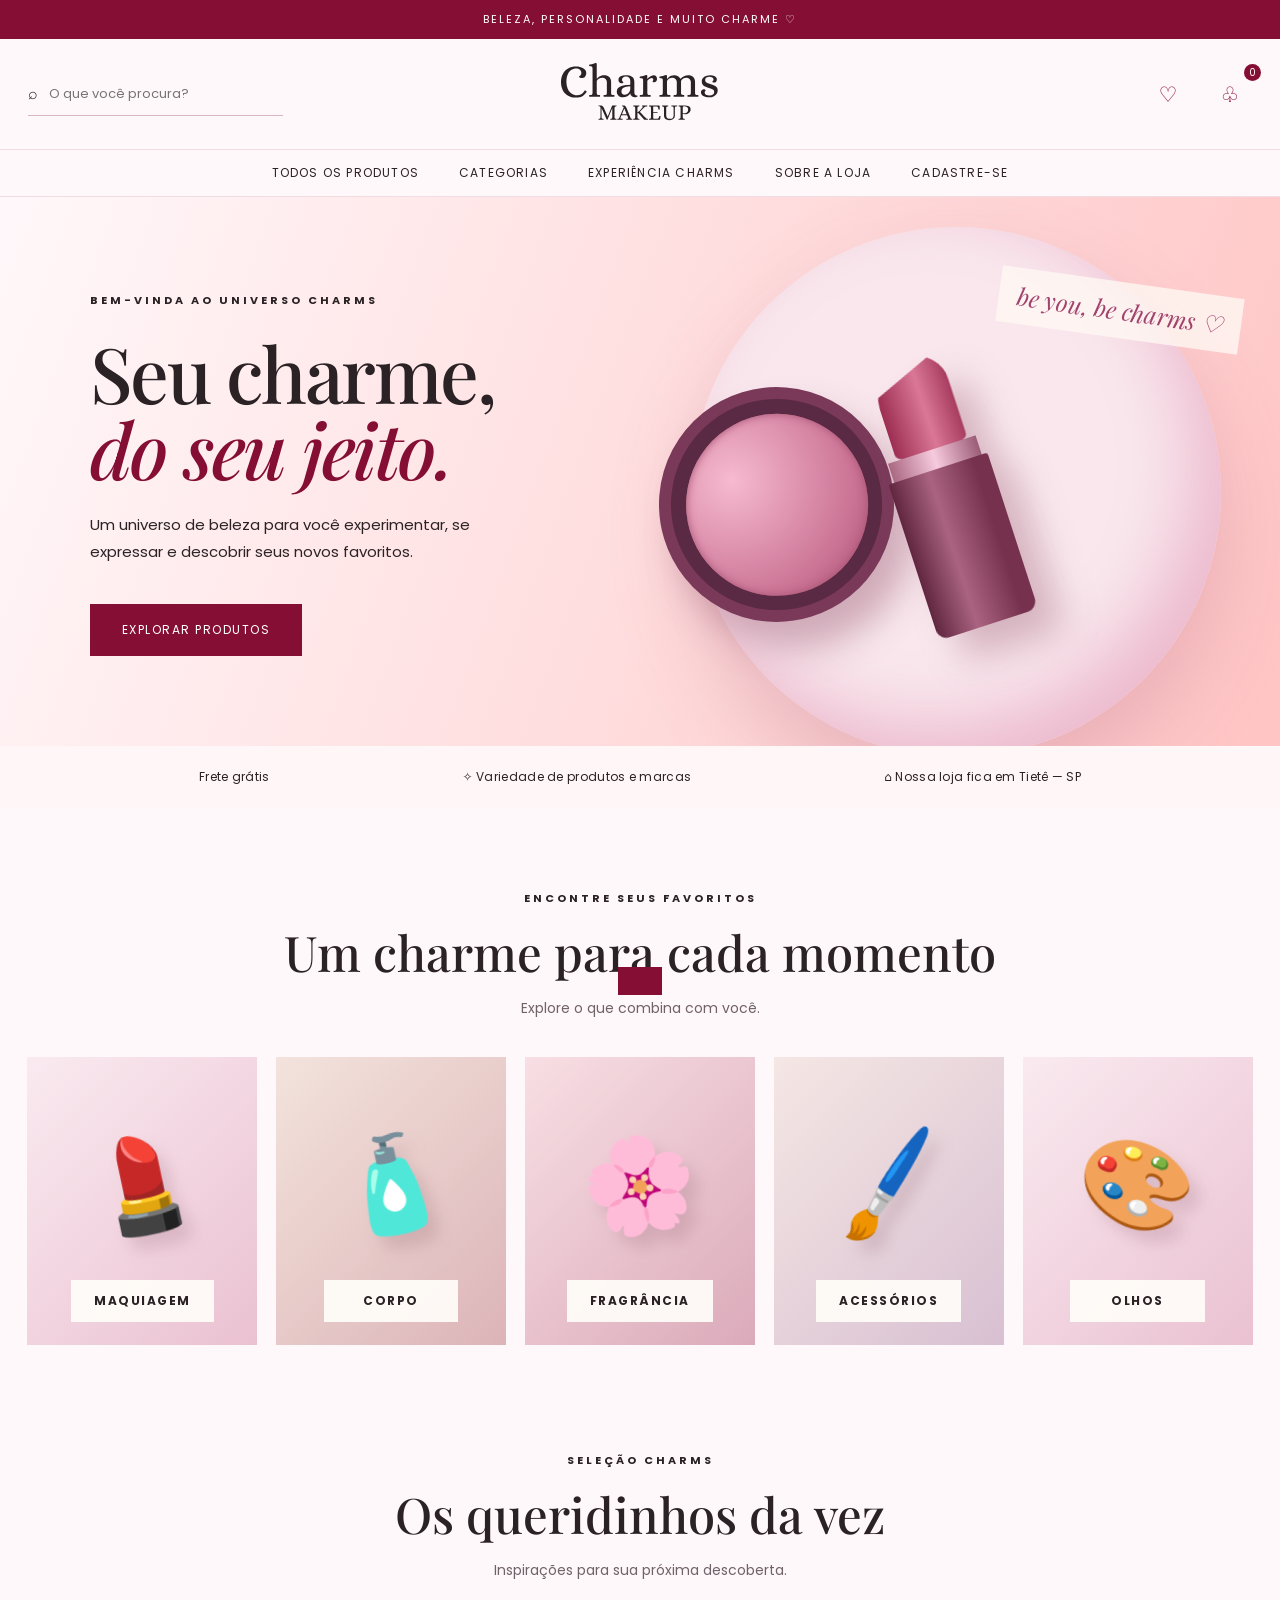
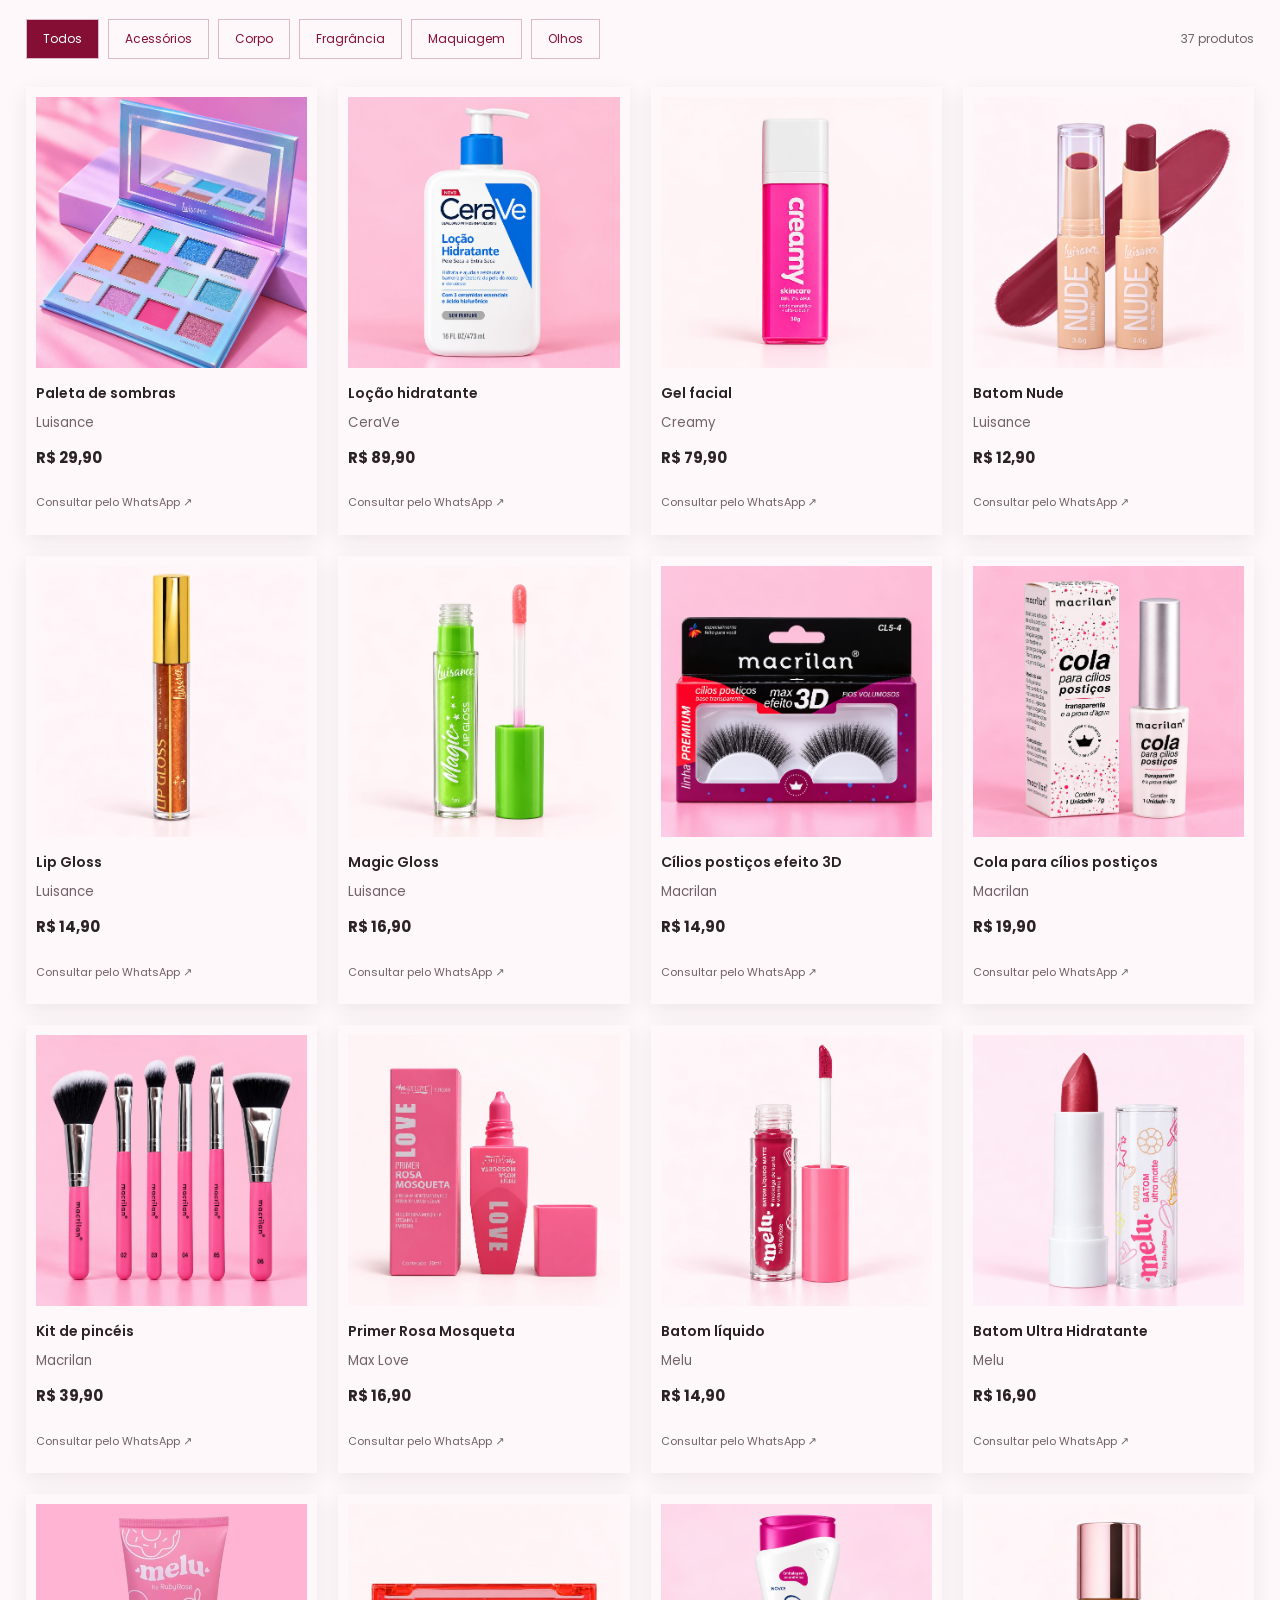
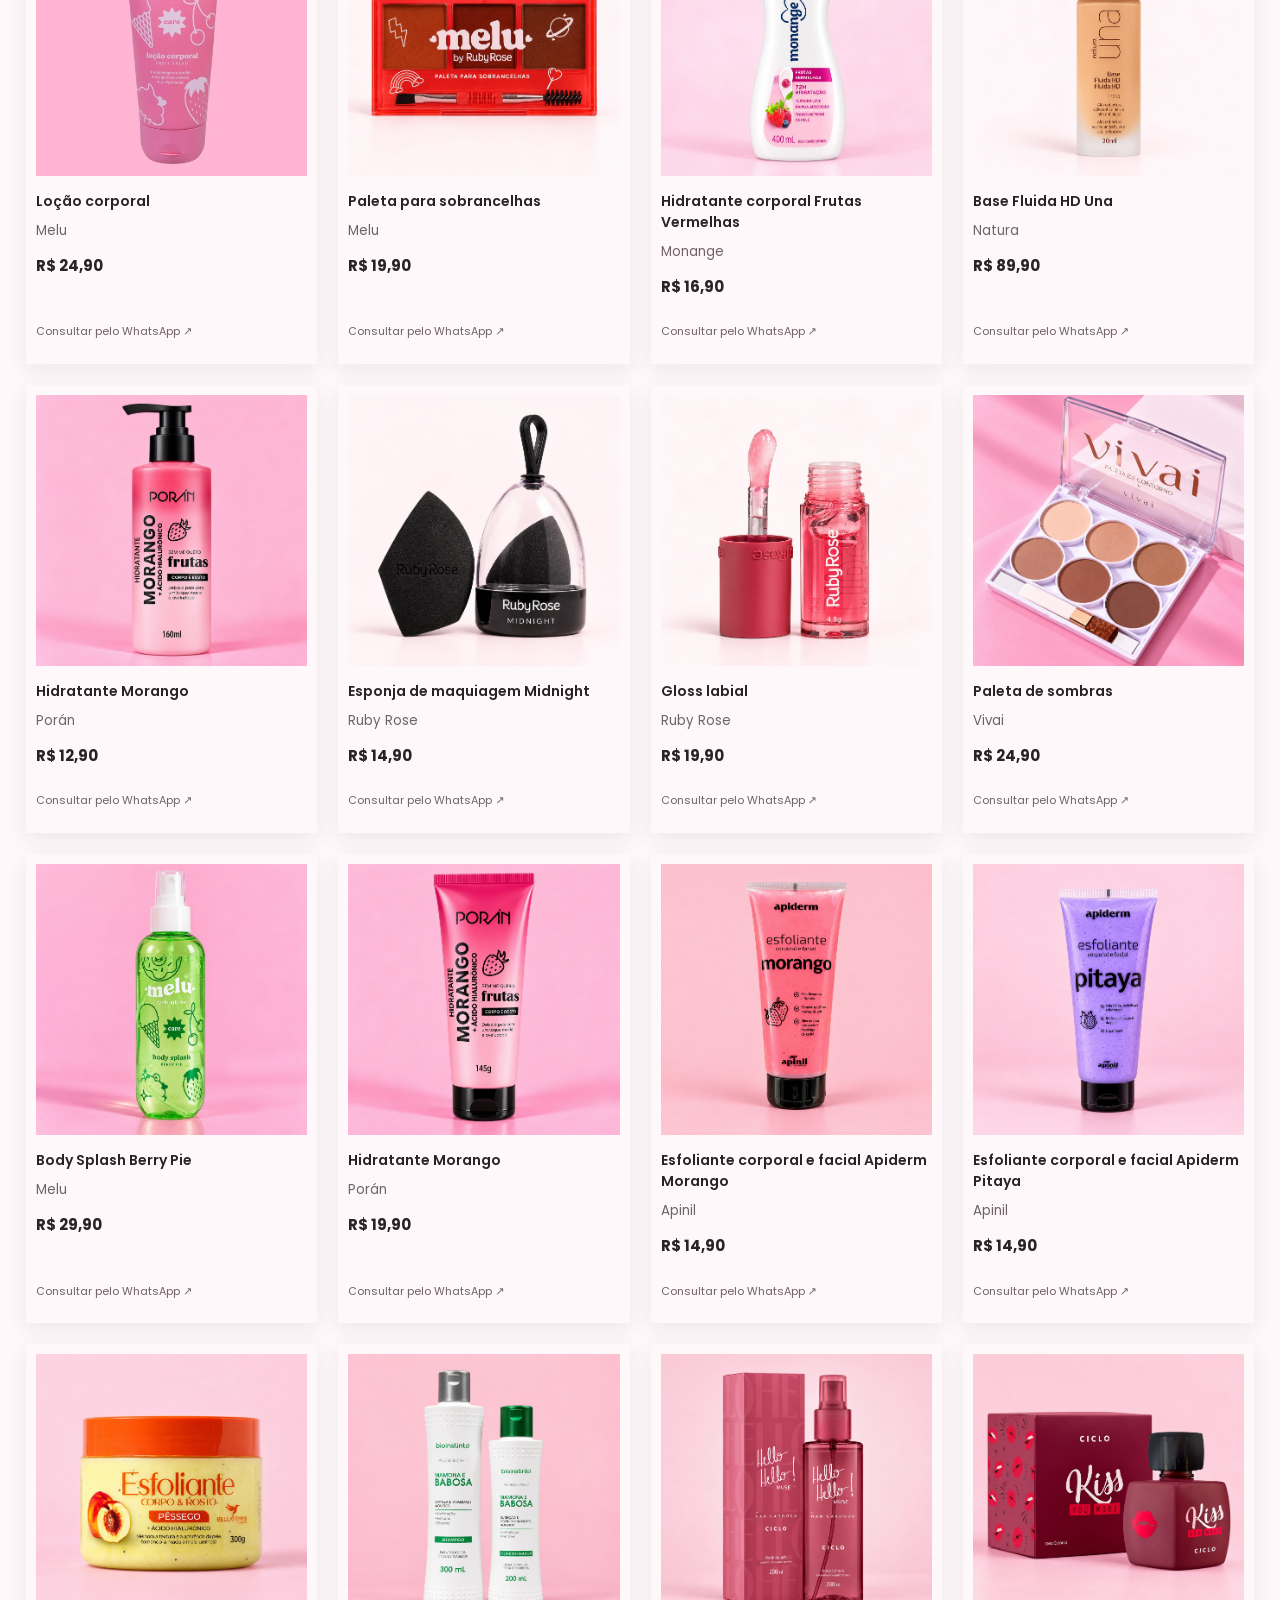
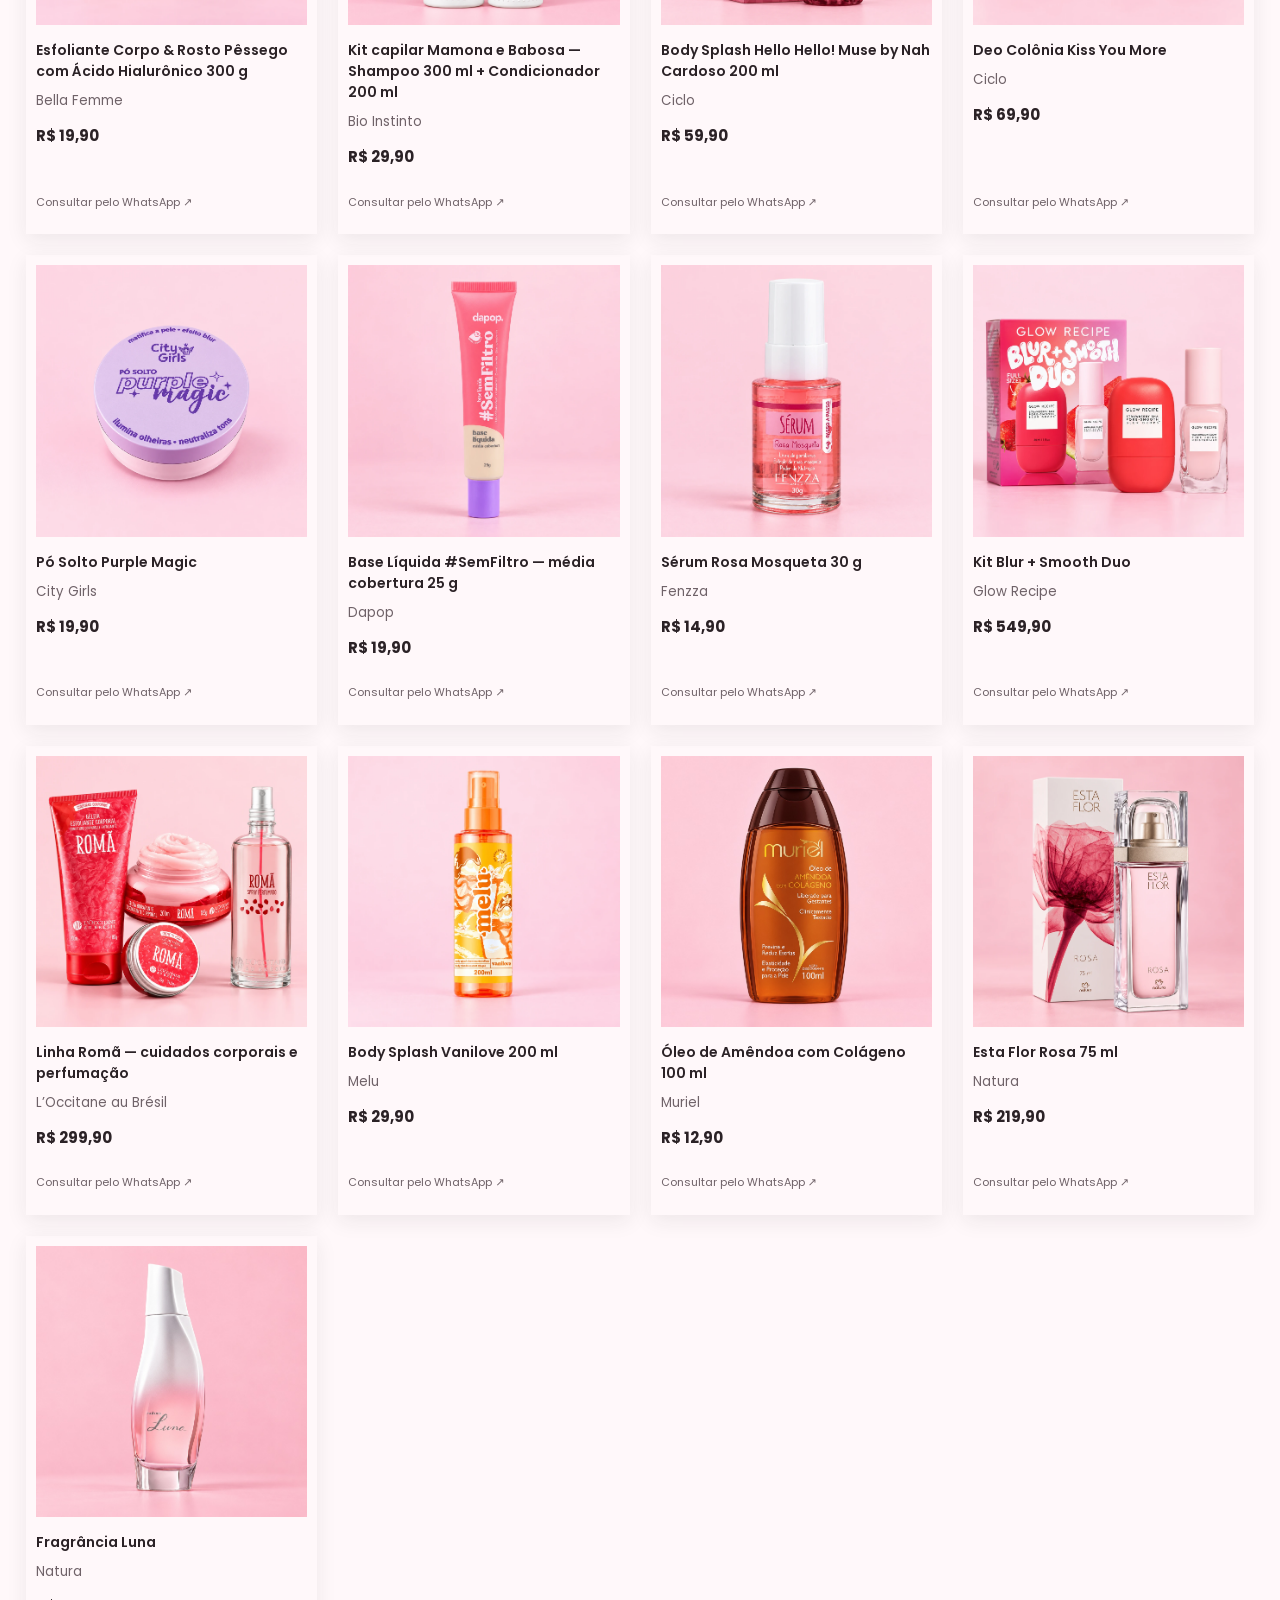
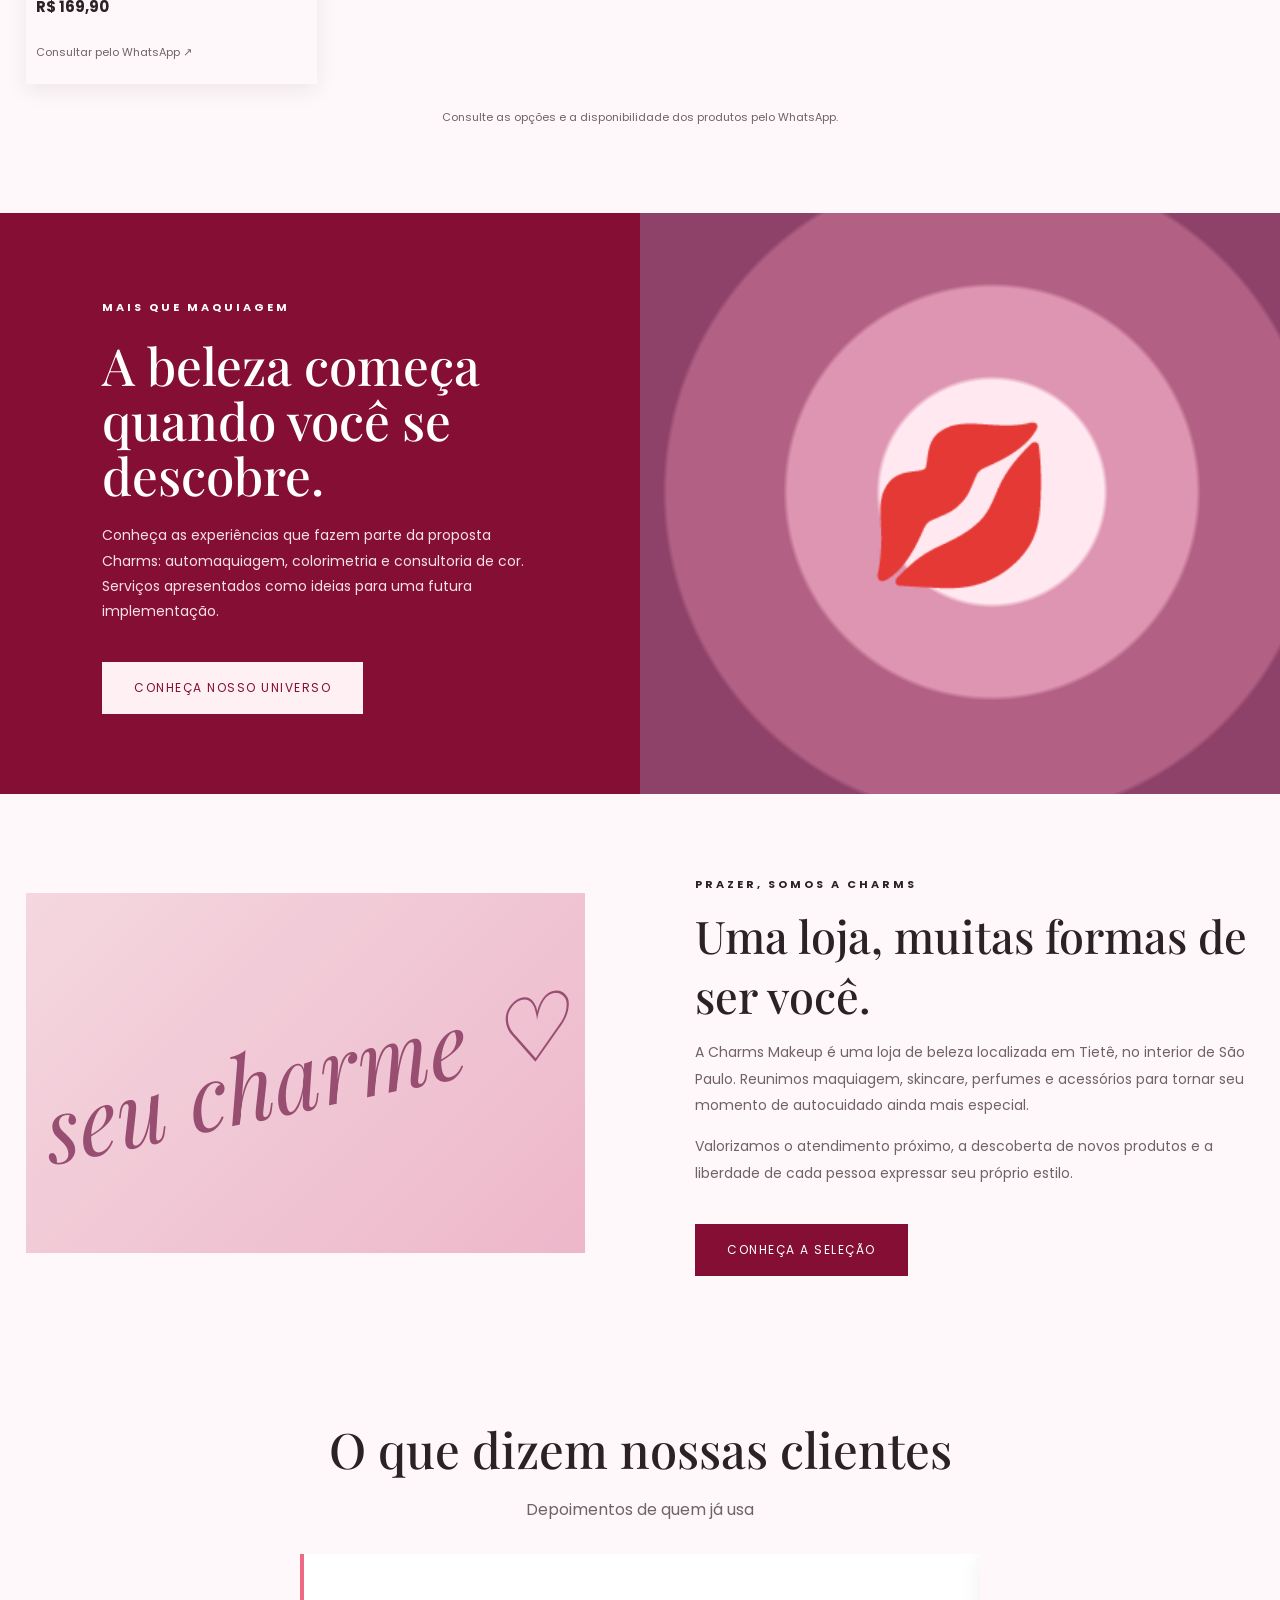
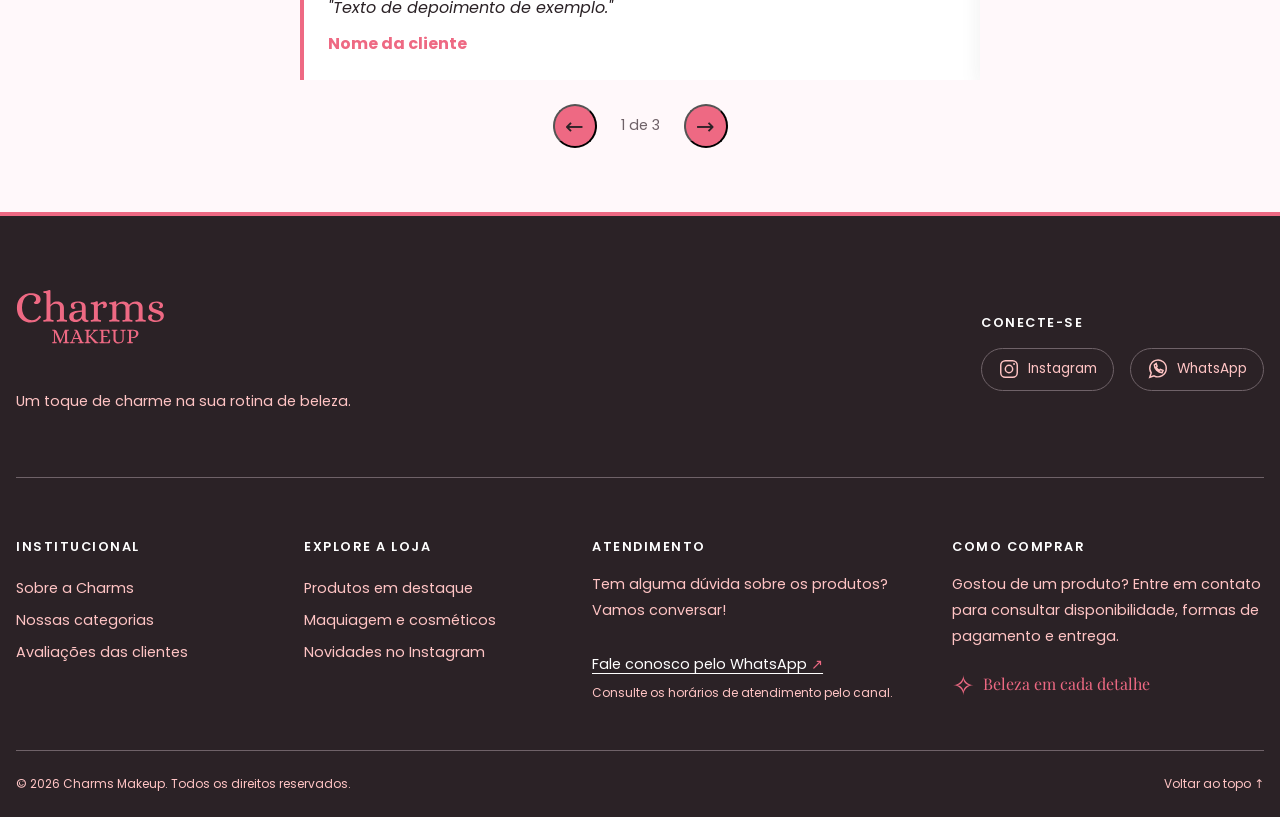
<file: index.html>
<!DOCTYPE html>
<html lang="pt-BR">

<head>
  <meta charset="UTF-8">
  <meta property="og:site_name" content="Charms Makeup">
  <meta name="viewport" content="width=device-width, initial-scale=1.0">
  <meta name="description" content="Loja de beleza em Tietê-SP: maquiagem, skincare, perfumes e acessórios. Conheça a Charms Makeup e encontre o produto ideal para você.">

  <title>Charms Makeup | Seu charme, do seu jeito</title>
  <link rel="preconnect" href="https://fonts.googleapis.com">
  <link rel="preconnect" href="https://fonts.gstatic.com" crossorigin>
  <link
    href="https://fonts.googleapis.com/css2?family=Poppins:wght@400;500;600;700&family=Playfair+Display:ital,wght@0,500;0,600;1,500&display=swap"
    rel="stylesheet">
  <link rel="stylesheet" href="css/variaveis.css">
  <link rel="stylesheet" href="css/inicio.css">
  <link rel="icon" href="img/icon.png" type="image/png">
  <!-- Google tag (gtag.js) -->
  <script async src="https://www.googletagmanager.com/gtag/js?id=G-0GPN36VDHM"></script>
  <script>
    window.dataLayer = window.dataLayer || [];
    function gtag() { dataLayer.push(arguments); }
    gtag('js', new Date());

    gtag('config', 'G-0GPN36VDHM');
  </script>
  <link rel="icon" href="img/icon.png">
  <link rel="stylesheet" href="css/marca.css">
  <script type="application/ld+json">
    {
      "@context": "https://schema.org",
      "@type": "WebSite",
      "name": "Charms Makeup",
      "alternateName": "Charms",
      "url": "https://miguelns19.github.io/Charms-Makeup/"
    }
  </script>
</head>

<body id="topo">
  <div class="announcement">BELEZA, PERSONALIDADE E MUITO CHARME ♡</div>
  <header class="top">
    <div class="search"><span>⌕</span><input id="search" placeholder="O que você procura?" aria-label="Buscar produtos">
    </div><a class="brand" href="#inicio"><img class="marca-logo" src="zreferencias/logos/logo-texto-escura.svg" alt="Charms Makeup" width="160" height="160"></a>
    <div class="head-actions"><button class="icon-btn"
        onclick="document.querySelector('#produtos').scrollIntoView({behavior:'smooth'})"
        aria-label="Ver produtos">♡</button><button class="icon-btn" onclick="toggleCart(true)"
        aria-label="Abrir sacola">♧<span class="counter" id="count">0</span></button></div>
  </header>
  <nav class="nav" aria-label="Navegação principal"><a href="#produtos" onclick="filterCategory('Todos')">Todos os
      produtos</a><a href="#categorias">Categorias</a><a href="#experiencia">Experiência Charms</a><a href="#sobre">Sobre a
      loja</a><a href="cadastro.html">Cadastre-se</a></nav>
  <main id="inicio">
    <section class="hero">
      <div class="hero-copy">
        <div class="eyebrow">Bem-vinda ao universo Charms</div>
        <h1>Seu charme,<br><em>do seu jeito.</em></h1>
        <p>Um universo de beleza para você experimentar, se expressar e descobrir seus novos favoritos.</p><a
          href="#produtos" class="cta">Explorar produtos</a>
      </div>
      <div class="hero-visual" aria-hidden="true">
        <div class="orb"></div>
        <div class="compact"><span></span></div>
        <div class="lipstick">
          <div class="tip"></div>
          <div class="ring"></div>
          <div class="case"></div>
        </div>
        <div class="floating">be you, be charms ♡</div>
      </div>
    </section>
    <div class="trust"><span>Frete grátis </span><span>✧ Variedade de produtos e marcas</span><span>⌂
        Nossa loja fica em Tietê — SP</span></div>
    <section class="section" id="categorias">
      <div class="section-heading"><span class="eyebrow">Encontre seus favoritos</span>
        <h2>Um charme para cada momento</h2>
        <p>Explore o que combina com você.</p>
      </div>
      <div class="cats"><a href="#produtos" class="cat" onclick="filterCategory('Maquiagem')"><span
            class="emoji">💄</span><strong>Maquiagem</strong></a><a href="#produtos" class="cat"
          onclick="filterCategory('Corpo')"><span class="emoji">🧴</span><strong>Corpo</strong></a><a href="#produtos"
          class="cat" onclick="filterCategory('Fragrância')"><span
            class="emoji">🌸</span><strong>Fragrância</strong></a><a href="#produtos" class="cat"
          onclick="filterCategory('Acessórios')"><span class="emoji">🖌️</span><strong>Acessórios</strong></a><a
          href="#produtos" class="cat" onclick="filterCategory('Olhos')"><span
            class="emoji">🎨</span><strong>Olhos</strong></a>
      </div>
    </section>
    <section class="section" id="produtos" style="padding-top:25px">
      <div class="section-heading"><span class="eyebrow">Seleção Charms</span>
        <h2>Os queridinhos da vez</h2>
        <p>Inspirações para sua próxima descoberta.</p>
      </div>
      <div class="toolbar">
        <div class="chips" id="filters"></div><span style="font-size:12px;color:var(--muted)" id="results"></span>
      </div>
      <div class="product-grid" id="grid"></div>
      <p class="note" style="text-align:center;margin-top:25px">Consulte as opções e a disponibilidade dos produtos
        pelo WhatsApp.</p>
    </section>
    <section class="campaign" id="experiencia">
      <div class="campaign-copy"><span class="eyebrow">Mais que maquiagem</span>
        <h2>A beleza começa quando você se descobre.</h2>
        <p>Conheça as experiências que fazem parte da proposta Charms: automaquiagem, colorimetria e consultoria de cor.
          Serviços apresentados como ideias para uma futura implementação.</p><a href="#sobre" class="cta">Conheça nosso
          universo</a>
      </div>
      <div class="campaign-art" aria-hidden="true">💋</div>
    </section>
    <section class="section about" id="sobre">
      <div class="about-art"><span>seu charme ♡</span></div>
      <div><span class="eyebrow">Prazer, somos a Charms</span>
        <h2>Uma loja, muitas formas de ser você.</h2>
        <p>A Charms Makeup é uma loja de beleza localizada em Tietê, no interior de São Paulo. Reunimos maquiagem,
          skincare, perfumes e acessórios para tornar seu momento de autocuidado ainda mais especial.</p>
        <p>Valorizamos o atendimento próximo, a descoberta de novos produtos e a liberdade de cada pessoa expressar seu
          próprio estilo.</p><a class="cta" href="#produtos">Conheça a seleção</a>
      </div>
    </section>
    <section class="secao" id="avaliacoes">
      <div class="container">
        <h2 class="secao__titulo">O que dizem nossas clientes</h2>
        <p class="secao__subtitulo">Depoimentos de quem já usa</p>
        <div class="carrossel-depoimentos" role="region" aria-roledescription="carrossel"
          aria-label="Avaliações das clientes">
          <div class="depoimentos" id="depoimentos" tabindex="0"
            aria-label="Use as setas do teclado para navegar pelas avaliações">
            <blockquote class="depoimento">
              <p>"Texto de depoimento de exemplo."</p><strong>Nome da cliente</strong>
            </blockquote>
            <blockquote class="depoimento">
              <p>"Texto de depoimento de exemplo."</p><strong>Nome da cliente</strong>
            </blockquote>
            <blockquote class="depoimento">
              <p>"Texto de depoimento de exemplo."</p><strong>Nome da cliente</strong>
            </blockquote>
          </div>
          <div class="carrossel-controles" hidden>
            <button class="carrossel-botao" type="button" data-direcao="-1" aria-label="Avaliação anterior"
              aria-controls="depoimentos">&#8592;</button>
            <span class="carrossel-posicao" aria-live="polite" aria-atomic="true">1 de 3</span>
            <button class="carrossel-botao" type="button" data-direcao="1" aria-label="Próxima avaliação"
              aria-controls="depoimentos">&#8594;</button>
          </div>
        </div>
      </div>
    </section>
  </main>
  <footer class="rodape" id="contato">
    <div class="container">
      <div class="rodape__cabecalho">
        <div>
          <a class="rodape__marca" href="index.html"><img class="marca-logo" src="zreferencias/logos/texto-logo-rosa-claro.svg" alt="Charms Makeup" width="160" height="160"></a>
          <p>Um toque de charme na sua rotina de beleza.</p>
        </div>
        <div class="rodape__conecte">
          <h2>Conecte-se</h2>
          <div class="rodape__redes">
            <a target="_blank" href="https://www.instagram.com/charmsmake.up/" aria-label="Charms Makeup no Instagram">
              <svg width="22" height="22" viewBox="0 0 24 24" fill="none" stroke="currentColor" stroke-width="1.6"
                aria-hidden="true">
                <rect x="3" y="3" width="18" height="18" rx="5" />
                <circle cx="12" cy="12" r="4" />
                <circle cx="17.5" cy="6.5" r="1" fill="currentColor" stroke="none" />
              </svg>
              Instagram
            </a>
            <a target="_blank"
              href="https://api.whatsapp.com/send/?phone=15998442821&text&type=phone_number&app_absent=0">
              <svg width="22" height="22" viewBox="0 0 24 24" fill="none" stroke="currentColor" stroke-width="1.6"
                aria-hidden="true">
                <path d="M21 11.5a9 9 0 0 1-13.3 7.9L3 21l1.6-4.7A9 9 0 1 1 21 11.5Z" />
                <path d="M8 7.5c0 4.5 4 8.5 8.5 8.5l1-2.5-3-1-1 1c-1.5-.7-2.8-2-3.5-3.5l1-1-1-3Z" />
              </svg>
              WhatsApp
            </a>
          </div>
        </div>
      </div>

      <div class="rodape__colunas">
        <nav aria-label="Institucional">
          <h2>Institucional</h2>
          <a href="#sobre">Sobre a Charms</a>
          <a href="#categorias">Nossas categorias</a>
          <a href="#avaliacoes">Avaliações das clientes</a>
        </nav>
        <nav aria-label="Explore a loja">
          <h2>Explore a loja</h2>
          <a href="#destaques">Produtos em destaque</a>
          <a href="#categorias">Maquiagem e cosméticos</a>
          <a target="_blank" href="https://www.instagram.com/charmsmake.up/">Novidades no Instagram</a>
        </nav>
        <div>
          <h2>Atendimento</h2>
          <p>Tem alguma dúvida sobre os produtos? Vamos conversar!</p>
          <a target="_blank" class="rodape__contato"
            href="https://api.whatsapp.com/send/?phone=15998442821&text&type=phone_number&app_absent=0">Fale conosco
            pelo WhatsApp <span aria-hidden="true">↗</span></a>
          <span class="rodape__nota">Consulte os horários de atendimento pelo canal.</span>
        </div>
        <div>
          <h2>Como comprar</h2>
          <p>Gostou de um produto? Entre em contato para consultar disponibilidade, formas de pagamento e entrega.</p>
          <div class="rodape__detalhe"><span aria-hidden="true">✧</span> Beleza em cada detalhe</div>
        </div>
      </div>

      <div class="rodape__base">
        <small>© 2026 Charms Makeup. Todos os direitos reservados.</small>
        <a href="#topo">Voltar ao topo <span aria-hidden="true">↑</span></a>
      </div>
    </div>
  </footer>
  <div class="overlay" id="overlay" onclick="toggleCart(false)"></div>
  <aside class="drawer" id="drawer" role="dialog" aria-modal="true" aria-hidden="true" inert
    aria-label="Sacola de compras">
    <div class="drawer-head">
      <h2>Minha sacola</h2><button class="icon-btn" onclick="toggleCart(false)" aria-label="Fechar">✕</button>
    </div>
    <div class="cart-items" id="cart-items"></div>
    <div class="cart-bottom">
      <div class="total"><span>Subtotal</span><span id="total">R$ 0,00</span></div>
      <p class="note">Carrinho demonstrativo. O site não processa pedidos, pagamentos nem calcula frete.</p><button
        class="cta" onclick="showToast('O checkout é apenas ilustrativo neste protótipo.')">Continuar compra</button>
    </div>
  </aside>
  <div class="toast" id="toast" role="status"></div>
  <script src="js/produtos.js"></script>
  <script src="js/loja.js"></script>
</body>

</html>
</file>
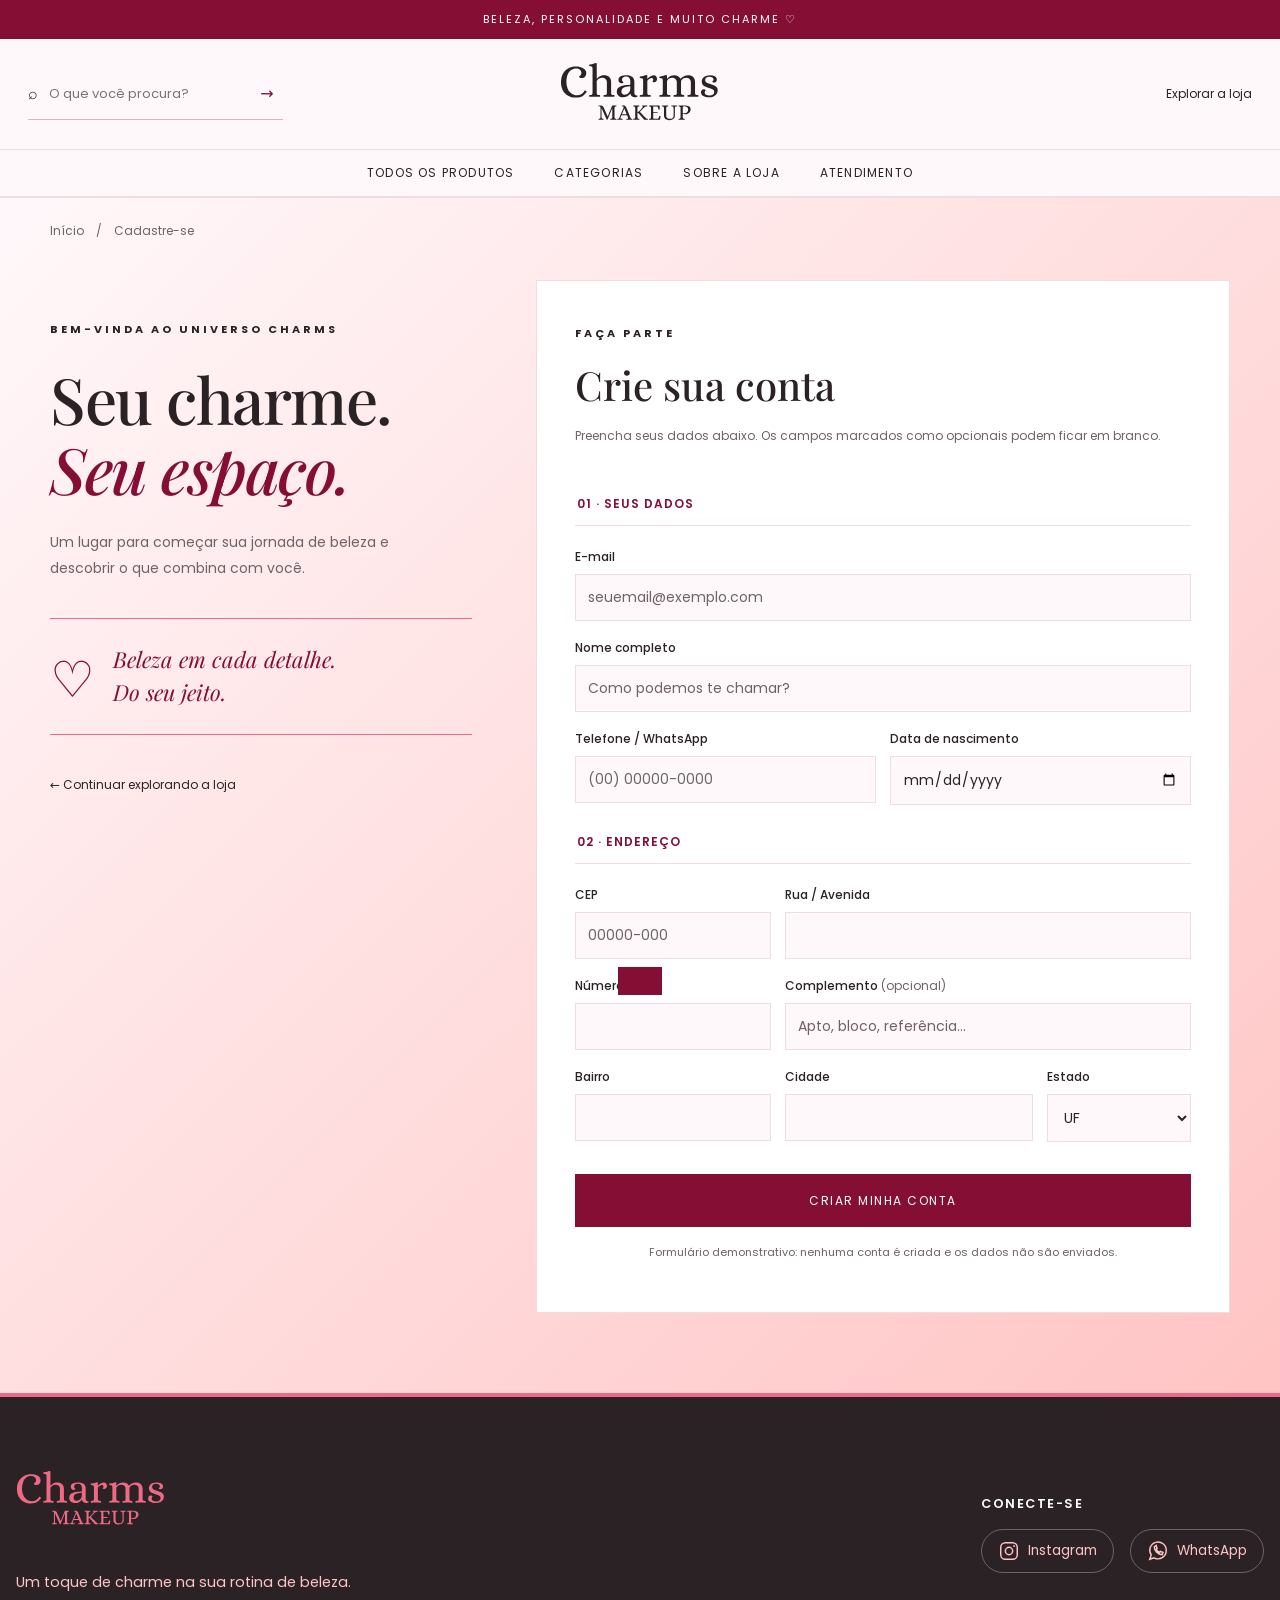
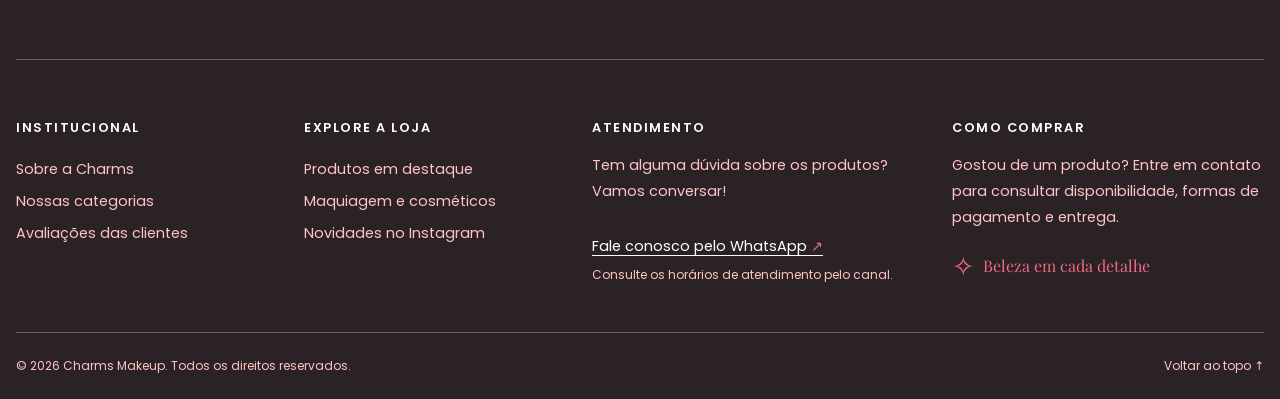
<file: cadastro.html>
<!DOCTYPE html>
<html lang="pt-BR">
<head>
  <meta charset="UTF-8">
  <meta name="viewport" content="width=device-width, initial-scale=1.0">
  <title>Cadastro | Charms Makeup</title>
  <link rel="preconnect" href="https://fonts.googleapis.com">
  <link rel="preconnect" href="https://fonts.gstatic.com" crossorigin>
  <link
    href="https://fonts.googleapis.com/css2?family=Poppins:wght@400;500;600;700&family=Playfair+Display:ital,wght@0,500;0,600;1,500&display=swap"
    rel="stylesheet">
  <link rel="stylesheet" href="css/variaveis.css">
  <link rel="stylesheet" href="css/inicio.css">
  <!-- Google tag (gtag.js) -->
  <script async src="https://www.googletagmanager.com/gtag/js?id=G-0GPN36VDHM"></script>
  <script>
    window.dataLayer = window.dataLayer || [];
    function gtag() { dataLayer.push(arguments); }
    gtag('js', new Date());

    gtag('config', 'G-0GPN36VDHM');
  </script>
  <link rel="icon" href="img/icon.png">
  <link rel="stylesheet" href="css/cadastro.css">
  <link rel="stylesheet" href="css/marca.css">
</head>
<body id="topo">
  <div class="announcement">BELEZA, PERSONALIDADE E MUITO CHARME ♡</div>
  <header class="top">
    <form class="search" action="index.html#produtos" role="search">
      <span aria-hidden="true">⌕</span>
      <input name="q" type="search" placeholder="O que você procura?" aria-label="Buscar produtos">
      <button type="submit" aria-label="Pesquisar">→</button>
    </form>
    <a class="brand" href="index.html"><img class="marca-logo" src="zreferencias/logos/logo-texto-escura.svg" alt="Charms Makeup" width="160" height="160"></a>
    <div class="head-actions"><a class="details-header-link" href="index.html#produtos">Explorar a loja</a></div>
  </header>
  <nav class="nav" aria-label="Navegação principal">
    <a href="index.html#produtos">Todos os produtos</a>
    <a href="index.html#categorias">Categorias</a>
    <a href="index.html#sobre">Sobre a loja</a>
    <a href="index.html#contato">Atendimento</a>
  </nav>

  <main class="cadastro">
    <div class="cadastro__container">
      <nav class="cadastro__caminho" aria-label="Você está aqui"><a href="index.html">Início</a><span aria-hidden="true">/</span><span aria-current="page">Cadastre-se</span></nav>
      <div class="cadastro__layout">
        <aside class="cadastro__intro">
          <span class="eyebrow">Bem-vinda ao universo Charms</span>
          <h1>Seu charme.<br><em>Seu espaço.</em></h1>
          <p>Um lugar para começar sua jornada de beleza e descobrir o que combina com você.</p>
          <div class="cadastro__assinatura" aria-hidden="true"><span>♡</span><p>Beleza em cada detalhe.<br>Do seu jeito.</p></div>
          <a class="cadastro__voltar" href="index.html#produtos">← Continuar explorando a loja</a>
        </aside>
        <div class="cadastro__card">
          <div class="cadastro__form-intro"><span class="eyebrow">Faça parte</span><h2>Crie sua conta</h2><p>Preencha seus dados abaixo. Os campos marcados como opcionais podem ficar em branco.</p></div>
<form id="form-cadastro" novalidate>

          <fieldset class="form__grupo"><legend class="form__titulo">01 · Seus dados</legend>
          <div class="form__grade">
            <div class="campo campo--12">
              <label for="email">E-mail</label>
              <input type="email" id="email" name="email" placeholder="seuemail@exemplo.com" autocomplete="email" required>
            </div>
            <div class="campo campo--12">
              <label for="nome">Nome completo</label>
              <input type="text" id="nome" name="nome" placeholder="Como podemos te chamar?" autocomplete="name" required>
            </div>
            <div class="campo campo--6">
              <label for="telefone">Telefone / WhatsApp</label>
              <input type="tel" id="telefone" name="telefone" placeholder="(00) 00000-0000" inputmode="numeric" autocomplete="tel" maxlength="15" required>
            </div>
            <div class="campo campo--6">
              <label for="nascimento">Data de nascimento</label>
              <input type="date" id="nascimento" name="nascimento" autocomplete="bday" required>
            </div>
          </div>

          </fieldset><fieldset class="form__grupo"><legend class="form__titulo">02 · Endereço</legend>
          <div class="form__grade">
            <div class="campo campo--4">
              <label for="cep">CEP</label>
              <input type="text" id="cep" name="cep" placeholder="00000-000" inputmode="numeric" autocomplete="postal-code" maxlength="9" required>
            </div>
            <div class="campo campo--8">
              <label for="rua">Rua / Avenida</label>
              <input type="text" id="rua" name="rua" autocomplete="address-line1" required>
            </div>
            <div class="campo campo--4">
              <label for="numero">Número</label>
              <input type="text" id="numero" name="numero" required>
            </div>
            <div class="campo campo--8">
              <label for="complemento">Complemento <span class="opcional">(opcional)</span></label>
              <input type="text" id="complemento" name="complemento" placeholder="Apto, bloco, referência...">
            </div>
            <div class="campo campo--4">
              <label for="bairro">Bairro</label>
              <input type="text" id="bairro" name="bairro" required>
            </div>
            <div class="campo campo--5">
              <label for="cidade">Cidade</label>
              <input type="text" id="cidade" name="cidade" autocomplete="address-level2" required>
            </div>
            <div class="campo campo--3">
              <label for="estado">Estado</label>
              <select id="estado" name="estado" autocomplete="address-level1" required>
                <option value="">UF</option>
                <option>AC</option><option>AL</option><option>AP</option><option>AM</option>
                <option>BA</option><option>CE</option><option>DF</option><option>ES</option>
                <option>GO</option><option>MA</option><option>MT</option><option>MS</option>
                <option>MG</option><option>PA</option><option>PB</option><option>PR</option>
                <option>PE</option><option>PI</option><option>RJ</option><option>RN</option>
                <option>RS</option><option>RO</option><option>RR</option><option>SC</option>
                <option>SP</option><option>SE</option><option>TO</option>
              </select>
            </div>
          </div>

          </fieldset><button type="submit" class="cta form__enviar">Criar minha conta</button>
          <p class="form__nota">Formulário demonstrativo: nenhuma conta é criada e os dados não são enviados.</p>
        </form>
        </div>
      </div>
    </div>
  </main>
<footer class="rodape" id="contato">
    <div class="container">
      <div class="rodape__cabecalho">
        <div>
          <a class="rodape__marca" href="#topo"><img class="marca-logo" src="zreferencias/logos/texto-logo-rosa-claro.svg" alt="Charms Makeup" width="160" height="160"></a>
          <p>Um toque de charme na sua rotina de beleza.</p>
        </div>
        <div class="rodape__conecte">
          <h2>Conecte-se</h2>
          <div class="rodape__redes">
            <a target="_blank" href="https://www.instagram.com/charmsmake.up/" aria-label="Charms Makeup no Instagram">
              <svg width="22" height="22" viewBox="0 0 24 24" fill="none" stroke="currentColor" stroke-width="1.6"
                aria-hidden="true">
                <rect x="3" y="3" width="18" height="18" rx="5" />
                <circle cx="12" cy="12" r="4" />
                <circle cx="17.5" cy="6.5" r="1" fill="currentColor" stroke="none" />
              </svg>
              Instagram
            </a>
            <a target="_blank"
              href="https://api.whatsapp.com/send/?phone=15998442821&text&type=phone_number&app_absent=0">
              <svg width="22" height="22" viewBox="0 0 24 24" fill="none" stroke="currentColor" stroke-width="1.6"
                aria-hidden="true">
                <path d="M21 11.5a9 9 0 0 1-13.3 7.9L3 21l1.6-4.7A9 9 0 1 1 21 11.5Z" />
                <path d="M8 7.5c0 4.5 4 8.5 8.5 8.5l1-2.5-3-1-1 1c-1.5-.7-2.8-2-3.5-3.5l1-1-1-3Z" />
              </svg>
              WhatsApp
            </a>
          </div>
        </div>
      </div>

      <div class="rodape__colunas">
        <nav aria-label="Institucional">
          <h2>Institucional</h2>
          <a href="index.html#sobre">Sobre a Charms</a>
          <a href="index.html#categorias">Nossas categorias</a>
          <a href="index.html#avaliacoes">Avaliações das clientes</a>
        </nav>
        <nav aria-label="Explore a loja">
          <h2>Explore a loja</h2>
          <a href="index.html#produtos">Produtos em destaque</a>
          <a href="index.html#categorias">Maquiagem e cosméticos</a>
          <a target="_blank" href="https://www.instagram.com/charmsmake.up/">Novidades no Instagram</a>
        </nav>
        <div>
          <h2>Atendimento</h2>
          <p>Tem alguma dúvida sobre os produtos? Vamos conversar!</p>
          <a target="_blank" class="rodape__contato"
            href="https://api.whatsapp.com/send/?phone=15998442821&text&type=phone_number&app_absent=0">Fale conosco
            pelo WhatsApp <span aria-hidden="true">↗</span></a>
          <span class="rodape__nota">Consulte os horários de atendimento pelo canal.</span>
        </div>
        <div>
          <h2>Como comprar</h2>
          <p>Gostou de um produto? Entre em contato para consultar disponibilidade, formas de pagamento e entrega.</p>
          <div class="rodape__detalhe"><span aria-hidden="true">✧</span> Beleza em cada detalhe</div>
        </div>
      </div>

      <div class="rodape__base">
        <small>© 2026 Charms Makeup. Todos os direitos reservados.</small>
        <a href="#topo">Voltar ao topo <span aria-hidden="true">↑</span></a>
      </div>
    </div>
  </footer>
  <div class="toast" id="toast" role="status" aria-live="polite"></div>
  <script src="js/cadastro.js"></script>
</body>
</html>
</file>
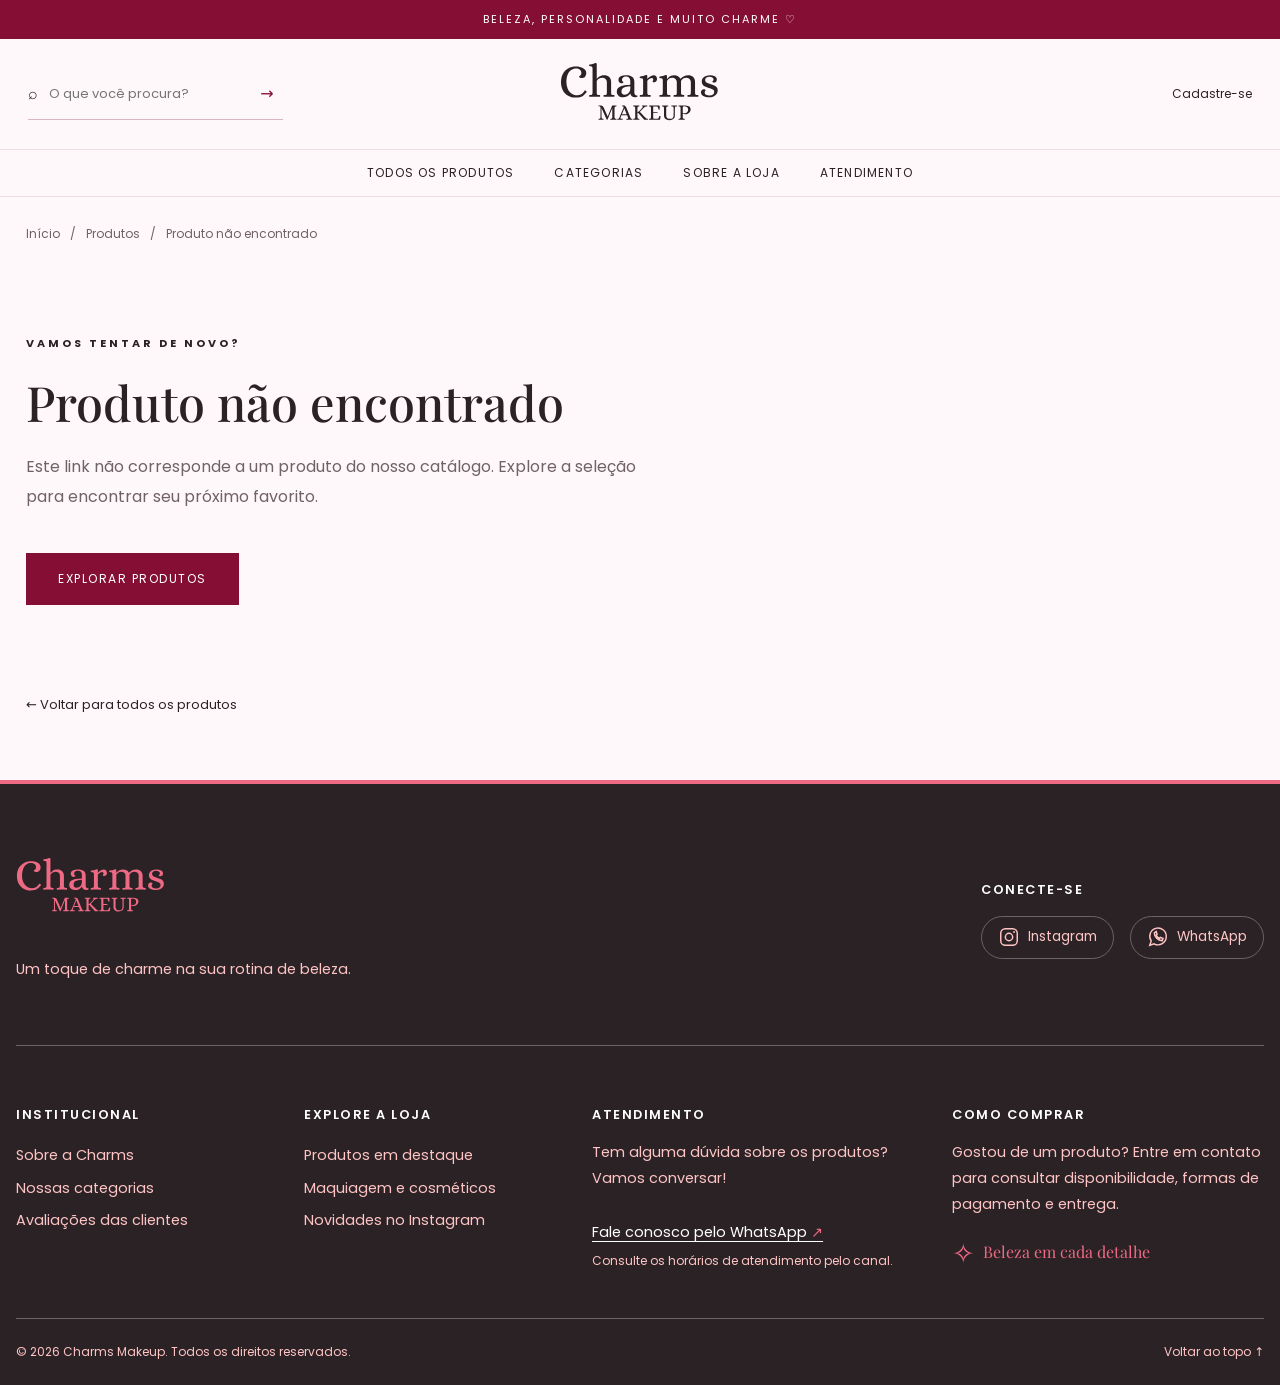
<file: produto.html>
<!DOCTYPE html>
<html lang="pt-BR">
<head>
  <meta charset="UTF-8">
  <meta name="viewport" content="width=device-width, initial-scale=1.0">
  <title>Detalhes do produto | Charms Makeup</title>
  <link rel="preconnect" href="https://fonts.googleapis.com">
  <link rel="preconnect" href="https://fonts.gstatic.com" crossorigin>
  <link
    href="https://fonts.googleapis.com/css2?family=Poppins:wght@400;500;600;700&family=Playfair+Display:ital,wght@0,500;0,600;1,500&display=swap"
    rel="stylesheet">
  <link rel="stylesheet" href="css/variaveis.css">
  <link rel="stylesheet" href="css/inicio.css">
  <!-- Google tag (gtag.js) -->
  <script async src="https://www.googletagmanager.com/gtag/js?id=G-0GPN36VDHM"></script>
  <script>
    window.dataLayer = window.dataLayer || [];
    function gtag() { dataLayer.push(arguments); }
    gtag('js', new Date());

    gtag('config', 'G-0GPN36VDHM');
  </script>
  <link rel="icon" href="img/icon.png">
  <link rel="stylesheet" href="css/produto.css">
  <link rel="stylesheet" href="css/marca.css">
</head>
<body id="topo">
  <div class="announcement">BELEZA, PERSONALIDADE E MUITO CHARME ♡</div>
  <header class="top">
    <form class="search" action="index.html#produtos" role="search">
      <span aria-hidden="true">⌕</span>
      <input name="q" type="search" placeholder="O que você procura?" aria-label="Buscar produtos">
      <button type="submit" aria-label="Pesquisar">→</button>
    </form>
    <a class="brand" href="index.html"><img class="marca-logo" src="zreferencias/logos/logo-texto-escura.svg" alt="Charms Makeup" width="160" height="160"></a>
    <div class="head-actions"><a class="details-header-link" href="cadastro.html">Cadastre-se</a></div>
  </header>
  <nav class="nav" aria-label="Navegação principal">
    <a href="index.html#produtos">Todos os produtos</a>
    <a href="index.html#categorias">Categorias</a>
    <a href="index.html#sobre">Sobre a loja</a>
    <a href="index.html#contato">Atendimento</a>
  </nav>
  <main class="details-main" id="conteudo">
    <nav class="breadcrumbs" aria-label="Você está aqui">
      <a href="index.html">Início</a><span aria-hidden="true">/</span>
      <a href="index.html#produtos">Produtos</a><span aria-hidden="true">/</span>
      <span id="breadcrumb-name" aria-current="page">Detalhes</span>
    </nav>
    <div id="product-detail" aria-live="polite"><p>Carregando produto…</p></div>
    <noscript><p>Ative o JavaScript para visualizar os detalhes dos produtos.</p></noscript>
    <section class="related-products" id="related-section" aria-labelledby="related-title" hidden>
      <div class="section-heading"><span class="eyebrow">Continue descobrindo</span>
        <h2 id="related-title">Mais da mesma categoria</h2>
      </div>
      <div class="product-grid" id="related-grid"></div>
    </section>
    <a class="back-catalog" href="index.html#produtos">← Voltar para todos os produtos</a>
  </main>
<footer class="rodape" id="contato">
    <div class="container">
      <div class="rodape__cabecalho">
        <div>
          <a class="rodape__marca" href="index.html"><img class="marca-logo" src="zreferencias/logos/texto-logo-rosa-claro.svg" alt="Charms Makeup" width="160" height="160"></a>
          <p>Um toque de charme na sua rotina de beleza.</p>
        </div>
        <div class="rodape__conecte">
          <h2>Conecte-se</h2>
          <div class="rodape__redes">
            <a target="_blank" href="https://www.instagram.com/charmsmake.up/" aria-label="Charms Makeup no Instagram">
              <svg width="22" height="22" viewBox="0 0 24 24" fill="none" stroke="currentColor" stroke-width="1.6"
                aria-hidden="true">
                <rect x="3" y="3" width="18" height="18" rx="5" />
                <circle cx="12" cy="12" r="4" />
                <circle cx="17.5" cy="6.5" r="1" fill="currentColor" stroke="none" />
              </svg>
              Instagram
            </a>
            <a target="_blank"
              href="https://api.whatsapp.com/send/?phone=15998442821&text&type=phone_number&app_absent=0">
              <svg width="22" height="22" viewBox="0 0 24 24" fill="none" stroke="currentColor" stroke-width="1.6"
                aria-hidden="true">
                <path d="M21 11.5a9 9 0 0 1-13.3 7.9L3 21l1.6-4.7A9 9 0 1 1 21 11.5Z" />
                <path d="M8 7.5c0 4.5 4 8.5 8.5 8.5l1-2.5-3-1-1 1c-1.5-.7-2.8-2-3.5-3.5l1-1-1-3Z" />
              </svg>
              WhatsApp
            </a>
          </div>
        </div>
      </div>

      <div class="rodape__colunas">
        <nav aria-label="Institucional">
          <h2>Institucional</h2>
          <a href="index.html#sobre">Sobre a Charms</a>
          <a href="index.html#categorias">Nossas categorias</a>
          <a href="index.html#avaliacoes">Avaliações das clientes</a>
        </nav>
        <nav aria-label="Explore a loja">
          <h2>Explore a loja</h2>
          <a href="index.html#produtos">Produtos em destaque</a>
          <a href="index.html#categorias">Maquiagem e cosméticos</a>
          <a target="_blank" href="https://www.instagram.com/charmsmake.up/">Novidades no Instagram</a>
        </nav>
        <div>
          <h2>Atendimento</h2>
          <p>Tem alguma dúvida sobre os produtos? Vamos conversar!</p>
          <a target="_blank" class="rodape__contato"
            href="https://api.whatsapp.com/send/?phone=15998442821&text&type=phone_number&app_absent=0">Fale conosco
            pelo WhatsApp <span aria-hidden="true">↗</span></a>
          <span class="rodape__nota">Consulte os horários de atendimento pelo canal.</span>
        </div>
        <div>
          <h2>Como comprar</h2>
          <p>Gostou de um produto? Entre em contato para consultar disponibilidade, formas de pagamento e entrega.</p>
          <div class="rodape__detalhe"><span aria-hidden="true">✧</span> Beleza em cada detalhe</div>
        </div>
      </div>

      <div class="rodape__base">
        <small>© 2026 Charms Makeup. Todos os direitos reservados.</small>
        <a href="#topo">Voltar ao topo <span aria-hidden="true">↑</span></a>
      </div>
    </div>
  </footer>
  <script src="js/produtos.js"></script>
  <script src="js/produto.js"></script>
</body>
</html>
</file>
<file: css/variaveis.css>
/* ==========================================================
   VARIÁVEIS GLOBAIS - Charms Makeup
   Troque os valores abaixo pelas cores da identidade visual.
   Todo o site usa APENAS estas variáveis (nunca códigos de cor soltos).
   ========================================================== */
:root {
  /* --- Cores da marca (SUBSTITUIR pelos códigos do cliente) --- */
  --cor-primaria: #ee6983;          /* cor principal: botões, links, destaques */
  --cor-primaria-escura: #850e35;   /* hover dos botões */
  --cor-primaria-clara: #ffc4c4;    /* fundos suaves, selos */
  --cor-secundaria: #2B2226;        /* cor de apoio: rodapé, títulos fortes */
  --cor-destaque: #C9A24D;          /* detalhes especiais (ex.: dourado) */

  /* --- Neutras --- */
  --cor-fundo: #FFF8FA;             /* fundo geral da página */
  --cor-superficie: #FFFFFF;        /* cards, header */
  --cor-borda: #F0DDE4;
  --cor-texto: #2B2226;
  --cor-texto-suave: #6F6268;
  --cor-texto-inverso: #FFFFFF;     /* texto sobre fundo escuro/primário */

  /* --- Tipografia (SUBSTITUIR se o cliente tiver fontes próprias) --- */
  --fonte-titulo: 'Playfair Display', Georgia, serif;
  --fonte-corpo: 'Poppins', system-ui, -apple-system, sans-serif;

  /* --- Espaçamentos --- */
  --espaco-xs: 0.5rem;
  --espaco-sm: 1rem;
  --espaco-md: 1.5rem;
  --espaco-lg: 3rem;
  --espaco-xl: 5rem;
  --espaco-xxl: 30rem;

  /* --- Outros --- */
  --raio: 12px;
  --raio-botao: 999px;
  --sombra: 0 6px 20px rgba(43, 34, 38, 0.08);
  --largura-max: 1340px;
  --transicao: 0.25s ease;
}
</file>
<file: css/inicio.css>
:root {
  --wine: var(--cor-primaria-escura);
  --pink: var(--cor-primaria);
  --rose: var(--cor-primaria-clara);
  --light: var(--cor-fundo);
  --ink: var(--cor-texto);
  --muted: var(--cor-texto-suave);
  --line: var(--cor-borda)
}

* {
  box-sizing: border-box
}

html {
  scroll-behavior: smooth
}

body {
  margin: 0;
  background: var(--cor-fundo);
  color: var(--ink);
  font-family: var(--fonte-corpo)
}

button,
input {
  font: inherit
}

button {
  cursor: pointer
}

a {
  color: inherit;
  text-decoration: none
}

.announcement {
  background: var(--wine);
  color: white;
  text-align: center;
  font-size: 11px;
  letter-spacing: 2px;
  padding: 11px
}

.top {
  display: grid;
  grid-template-columns: 1fr auto 1fr;
  align-items: center;
  max-width: 1320px;
  margin: auto;
  padding: 23px 28px 19px;
  gap: 20px
}

.brand {
  text-align: center;
  line-height: 1
}

.brand strong {
  font: 600 45px 'Playfair Display', serif;
  letter-spacing: -3px
}

.brand span {
  display: block;
  font-size: 11px;
  letter-spacing: 6px;
  margin-top: 8px
}

.search {
  display: flex;
  gap: 9px;
  align-items: center;
  border-bottom: 1px solid #d8b6c6;
  padding: 9px 0;
  max-width: 255px
}

.search input {
  border: 0;
  outline: 0;
  width: 100%;
  background: transparent;
  font-size: 13px
}

.head-actions {
  justify-self: end;
  display: flex;
  gap: 18px;
  align-items: center
}

.icon-btn {
  border: 0;
  background: transparent;
  font-size: 21px;
  color: var(--wine);
  position: relative
}

.counter {
  position: absolute;
  top: -8px;
  right: -9px;
  background: var(--wine);
  color: #fff;
  font-size: 10px;
  border-radius: 100%;
  width: 17px;
  height: 17px;
  display: grid;
  place-items: center
}

.nav {
  border-top: 1px solid var(--line);
  border-bottom: 1px solid var(--line);
  display: flex;
  align-items: center;
  justify-content: center;
  gap: 40px;
  padding: 14px 16px;
  font-size: 12px;
  letter-spacing: 1.2px;
  text-transform: uppercase
}

.nav a:hover {
  color: var(--cor-primaria)
}

.hero {
  min-height: 535px;
  background: linear-gradient(110deg, #fbe6ec 0%, #f0c6d5 55%, #eab1c6 100%);
  display: grid;
  grid-template-columns: 1fr 1fr;
  overflow: hidden
}

.hero-copy {
  padding: 95px 5vw 90px max(7vw, 28px);
  align-self: center;
  z-index: 1
}

.eyebrow {
  letter-spacing: 3px;
  font-size: 11px;
  text-transform: uppercase;
  font-weight: 700
}

.hero h1 {
  font: 500 clamp(48px, 6vw, 94px)/.99 'Playfair Display', serif;
  letter-spacing: -2.5px;
  margin: 25px 0
}

.hero h1 em {
  color: var(--cor-primaria-escura)
}

.hero p {
  max-width: 430px;
  font-size: 15px;
  line-height: 1.8
}

.cta {
  display: inline-block;
  border: 0;
  background: var(--wine);
  color: #fff;
  padding: 17px 32px;
  font-size: 12px;
  text-transform: uppercase;
  letter-spacing: 1.5px;
  margin-top: 24px;
  transition: 300ms;
}

.cta:hover {
  background: var(--cor-secundaria)
}

.hero-visual {
  position: relative;
  min-height: 535px
}

.orb {
  position: absolute;
  border-radius: 50%;
  background: #f9e7ed;
  box-shadow: inset -28px -30px 70px #ecb9cd, 0 40px 80px #a85e7c40;
  width: min(43vw, 530px);
  height: min(43vw, 530px);
  top: 30px;
  left: 8%
}

.lipstick {
  position: absolute;
  width: 116px;
  height: 295px;
  left: 39%;
  top: 155px;
  transform: rotate(-18deg);
  filter: drop-shadow(20px 28px 18px #9e647766)
}

.lipstick .tip {
  height: 95px;
  width: 75px;
  background: linear-gradient(90deg, #9c2e52, #da7797 57%, #a63b5e);
  border-radius: 43px 35px 7px 7px;
  clip-path: polygon(0 32%, 100% 0, 100% 100%, 0 100%);
  margin: auto
}

.lipstick .ring {
  height: 20px;
  background: linear-gradient(90deg, #a96881, #f7cadd, #9a5c76);
  width: 92px;
  margin: auto
}

.lipstick .case {
  height: 164px;
  width: 104px;
  margin: auto;
  background: linear-gradient(90deg, #61263f, #aa6481 40%, #75314d 85%);
  border-radius: 3px 3px 11px 11px
}

.compact {
  position: absolute;
  top: 190px;
  left: 3%;
  width: 235px;
  height: 235px;
  border-radius: 50%;
  background: #5a2943;
  border: 12px solid #7a3959;
  box-shadow: 10px 30px 35px #96566d6b;
  display: grid;
  place-items: center;
  transform: rotate(-17deg)
}

.compact:before {
  content: '';
  width: 182px;
  height: 182px;
  border-radius: 50%;
  background: radial-gradient(circle at 30% 30%, #f6bad0, #cb7394 68%, #a64e70);
  box-shadow: inset 0 0 9px #a85475
}

.compact span {
  position: absolute;
  color: #ffffffbf;
  font: italic 29px 'Playfair Display';
  transform: rotate(17deg)
}

.floating {
  position: absolute;
  right: 6%;
  top: 85px;
  background: #fff9f4c9;
  padding: 12px 18px;
  transform: rotate(8deg);
  font: italic 24px 'Playfair Display';
  color: #a2436e
}

.trust {
  display: flex;
  justify-content: space-evenly;
  flex-wrap: wrap;
  gap: 16px;
  background: #fff6f8;
  padding: 22px;
  font-size: 12px;
  letter-spacing: .3px
}

.trust span {
  display: flex;
  gap: 10px;
  align-items: center
}

.section {
  max-width: 1280px;
  padding: 76px 26px;
  margin: auto
}

.section-heading {
  text-align: center;
  margin-bottom: 38px
}

.section-heading h2 {
  font: 500 clamp(31px, 4vw, 49px) 'Playfair Display';
  margin: 10px 0
}

.section-heading p {
  color: var(--muted);
  font-size: 14px
}

.cats {
  display: grid;
  grid-template-columns: repeat(4, 1fr);
}

.cats a{
  margin: auto;
}

.cat {
  background: linear-gradient(135deg, #faeaf0, #eac1d1);
  aspect-ratio: 4/5;
  position: relative;
  overflow: hidden;
  display: flex;
  justify-content: center;
  align-items: flex-end;
  padding: 23px;
  transition: 300ms;
}

.cat:nth-child(2) {
  background: linear-gradient(135deg, #f3e3dc, #dcb4b8)
}

.cat:nth-child(3) {
  background: linear-gradient(135deg, #f8dfe4, #dbaaba)
}

.cat:nth-child(4) {
  background: linear-gradient(135deg, #f5e7e4, #d8c0d2)
}

.cat .emoji {
  font-size: 92px;
  position: absolute;
  top: 20%;
  transform: rotate(-12deg);
  filter: drop-shadow(8px 14px 8px #81506033)
}

.cat strong {
  background: #fffdf9ed;
  padding: 12px 23px;
  min-width: 73%;
  text-align: center;
  z-index: 1;
  font-size: 12px;
  text-transform: uppercase;
  letter-spacing: 1.5px;
  transition: 300ms;
}

.cat:hover strong{
  background: #231e20;
  color: #fffdf9ed;
}

.toolbar {
  display: flex;
  justify-content: space-between;
  align-items: center;
  gap: 12px;
  margin: 28px 0;
  flex-wrap: wrap
}

.chips {
  display: flex;
  gap: 9px;
  flex-wrap: wrap
}

.chip {
  border: 1px solid #dcbac9;
  background: transparent;
  color: var(--wine);
  padding: 10px 16px;
  font-size: 12px;
  transition: 300ms;
}

.chip:hover {
  background: var(--wine);
  color: #fff
}

.chip.active {
  background: var(--wine);
  color: #fff
}

.product-grid {
  display: grid;
  grid-template-columns: repeat(4, 1fr);
  gap: 21px
}

.product-card {
  min-width: 0;
  transition: 300ms;
}

.product-card:hover {
  scale: 1.02;
}

.product-art {
  height: 285px;
  background: linear-gradient(150deg, #f9e9ee, #ecc9d6);
  position: relative;
  display: flex;
  align-items: center;
  justify-content: center;
  overflow: hidden
}

.product-card:nth-child(2n) .product-art {
  background: linear-gradient(130deg, #f6ede6, #efd6da)
}

.product-card:nth-child(3n) .product-art {
  background: linear-gradient(120deg, #eee0e9, #edc3d2)
}

.product-art .object {
  font-size: 110px;
  filter: drop-shadow(8px 17px 9px #8150604d);
  transition: transform .3s
}

.product-card:hover .object {
  transform: scale(1.12) rotate(-7deg)
}

.tag {
  position: absolute;
  top: 13px;
  left: 13px;
  background: white;
  padding: 7px 10px;
  font-size: 10px;
  letter-spacing: 1px;
  text-transform: uppercase
}

.product-card h3 {
  font-size: 14px;
  font-weight: 600;
  margin: 15px 0 5px
}

.product-card small {
  color: var(--muted)
}

.price {
  font-weight: 700;
  font-size: 15px;
  margin: 12px 0
}

.add {
  width: 100%;
  padding: 12px;
  border: 1px solid var(--wine);
  background: transparent;
  color: var(--wine);
  font-size: 11px;
  text-transform: uppercase;
  letter-spacing: 1px
}

.add:hover {
  color: white;
  background: var(--wine)
}

.empty {
  padding: 30px;
  text-align: center;
  color: var(--muted);
  grid-column: 1/-1
}

.campaign {
  background: var(--cor-primaria-escura);
  color: white;
  display: grid;
  grid-template-columns: 1fr 1fr;
  min-height: 420px
}

.campaign-copy {
  padding: 80px 8vw
}

.campaign h2 {
  font: 500 clamp(36px, 4vw, 65px)/1.08 'Playfair Display';
  margin: 20px 0
}

.campaign p {
  font-size: 14px;
  line-height: 1.8;
  color: #f7e1e9
}

.campaign .cta {
  background: #fff0f4;
  color: var(--wine)
}

.campaign-art {
  background: radial-gradient(circle at 55% 48%, #ffe8ef 0 24%, #de95b1 25% 44%, #b26184 45% 70%, #8f4269 71%);
  display: grid;
  place-items: center;
  font-size: 155px;
  overflow: hidden
}

.about {
  display: grid;
  grid-template-columns: 1fr 1fr;
  gap: 9%;
  align-items: center
}

.about-art {
  min-height: 360px;
  background: linear-gradient(135deg, #f4d7df, #edb7ca);
  display: grid;
  place-items: center;
  position: relative
}

.about-art span {
  font: italic 90px 'Playfair Display';
  color: #984e71;
  transform: rotate(-12deg)
}

.about h2 {
  font: 500 45px 'Playfair Display';
  margin: 10px 0
}

.about p {
  line-height: 1.9;
  color: var(--muted);
  font-size: 14px
}

.footer {
  background: var(--cor-primaria-clara);
  padding: 58px 6vw 20px
}

.foot-grid {
  display: grid;
  grid-template-columns: 2fr 1fr 1fr;
  gap: 60px;
  max-width: 1220px;
  margin: auto
}

.footer h4 {
  letter-spacing: 1px;
  text-transform: uppercase;
  font-size: 12px
}

.footer p,
.footer a {
  font-size: 13px;
  line-height: 2;
  color: #674d5a
}

.footer a {
  display: block
}

.copyright {
  text-align: center;
  border-top: 1px solid #dfc0ce;
  margin-top: 40px;
  padding-top: 20px;
  font-size: 11px;
  color: #805f6f
}

.overlay {
  position: fixed;
  inset: 0;
  background: #23131bb0;
  z-index: 5;
  display: none
}

.overlay.open {
  display: block
}

.drawer {
  position: fixed;
  right: 0;
  top: 0;
  bottom: 0;
  width: min(440px, 100%);
  background: #fffefa;
  z-index: 6;
  transform: translateX(105%);
  transition: transform .3s;
  display: flex;
  flex-direction: column;
  padding: 26px;
  box-shadow: -12px 0 40px #0002
}

.drawer.open {
  transform: translateX(0)
}

.drawer-head {
  display: flex;
  justify-content: space-between;
  align-items: center;
  border-bottom: 1px solid var(--line)
}

.drawer-head h2 {
  font: 500 32px 'Playfair Display'
}

.cart-items {
  flex: 1;
  overflow: auto;
  padding: 20px 0
}

.cart-item {
  display: flex;
  gap: 14px;
  border-bottom: 1px solid var(--line);
  padding: 16px 0
}

.cart-emoji {
  width: 65px;
  height: 70px;
  background: #f7dfeb;
  display: grid;
  place-items: center;
  font-size: 37px
}

.cart-info {
  flex: 1;
  font-size: 13px
}

.cart-info strong {
  display: block;
  margin-bottom: 5px
}

.cart-info button {
  background: none;
  border: 0;
  text-decoration: underline;
  color: var(--muted);
  font-size: 12px;
  padding: 6px 0
}

.cart-bottom {
  border-top: 1px solid var(--line);
  padding-top: 18px
}

.cart-bottom .total {
  display: flex;
  justify-content: space-between;
  font-size: 18px;
  font-weight: 700
}

.cart-bottom .cta {
  width: 100%
}

.note {
  font-size: 11px;
  color: var(--muted);
  line-height: 1.5
}

.toast {
  position: fixed;
  bottom: 25px;
  left: 50%;
  transform: translate(-50%, 120px);
  background: var(--wine);
  color: white;
  padding: 14px 22px;
  font-size: 13px;
  transition: transform .3s;
  z-index: 8
}

.toast.show {
  transform: translate(-50%, 0)
}

@media(max-width:800px) {
  .top {
    grid-template-columns: 1fr auto;
    padding: 15px
  }

  .brand {
    grid-column: 1;
    grid-row: 1;
    text-align: left
  }

  .brand strong {
    font-size: 34px
  }

  .brand span {
    font-size: 8px
  }

  .search {
    grid-column: 1/-1;
    grid-row: 2;
    max-width: none
  }

  .head-actions {
    grid-column: 2;
    grid-row: 1
  }

  .nav {
    overflow: auto;
    justify-content: flex-start;
    gap: 22px;
    white-space: nowrap
  }

  .hero {
    grid-template-columns: 1fr;
    min-height: 0
  }

  .hero-copy {
    padding: 48px 24px 20px
  }

  .hero h1 {
    font-size: 58px
  }

  .hero-visual {
    min-height: 340px
  }

  .orb {
    width: 345px;
    height: 345px;
    top: 0;
    left: 20%
  }

  .compact {
    width: 158px;
    height: 158px;
    top: 113px;
    left: 11%
  }

  .compact:before {
    width: 121px;
    height: 121px
  }

  .lipstick {
    left: 52%;
    top: 75px;
    transform: scale(.8) rotate(-18deg)
  }

  .floating {
    top: 30px
  }

  .cats,
  .product-grid {
    grid-template-columns: repeat(2, 1fr)
  }

  .product-art {
    height: 230px
  }

  .section {
    padding: 53px 18px
  }

  .campaign,
  .about {
    grid-template-columns: 1fr
  }

  .campaign-copy {
    padding: 54px 28px
  }

  .campaign-art {
    min-height: 280px
  }

  .foot-grid {
    grid-template-columns: 1fr;
    gap: 14px
  }

  .about-art {
    min-height: 270px
  }
}

@media(max-width:460px) {
  .hero h1 {
    font-size: 49px
  }

  .nav {
    font-size: 10px
  }

  .cats {
    gap: 11px
  }

  .cat {
    padding: 12px
  }

  .cat .emoji {
    font-size: 65px
  }

  .cat strong {
    font-size: 10px;
    min-width: 100%;
    padding: 10px 4px
  }

  .product-grid {
    gap: 12px
  }

  .product-art {
    height: 190px
  }

  .product-art .object {
    font-size: 83px
  }

  .product-card h3 {
    font-size: 12px
  }
}

/* ---------- Depoimentos ---------- */
.carrossel-depoimentos {
  max-width: 680px;
  margin-inline: auto;
}

.depoimentos {
  display: flex;
  overflow: hidden;
  scroll-snap-type: x mandatory;
}

.depoimento {
  flex: 0 0 100%;
  min-width: 0;
  scroll-snap-align: start;
  background: var(--cor-superficie);
  border-left: 4px solid var(--cor-primaria);
  padding: var(--espaco-md);
  box-shadow: var(--sombra);
}

.depoimento p {
  font-style: italic;
  margin-bottom: var(--espaco-xs);
}

.depoimento strong {
  color: var(--cor-primaria);
}

.carrossel-controles {
  display: flex;
  align-items: center;
  justify-content: center;
  gap: var(--espaco-md);
  margin-top: var(--espaco-md);
}

.carrossel-controles[hidden] {
  display: none;
}

.carrossel-botao {
  width: 44px;
  height: 44px;
  border-radius: var(--raio-botao);
  background: var(--cor-primaria);
  color: var(--cor-texto);
  font-size: 1.4rem;
}

.carrossel-botao:hover {
  background: var(--cor-primaria-clara);
}

.carrossel-botao:focus-visible,
.depoimentos:focus-visible {
  outline: 2px solid var(--cor-primaria-escura);
  outline-offset: 4px;
}

.carrossel-posicao {
  color: var(--cor-texto-suave);
  font-size: 0.9rem;
}

/* ---------- Rodapé ---------- */
.rodape {
  background: var(--cor-secundaria);
  color: var(--cor-primaria-clara);
  padding-top: var(--espaco-lg);
  border-top: 4px solid var(--cor-primaria);
}

.rodape__cabecalho {
  display: flex;
  align-items: center;
  justify-content: space-between;
  gap: var(--espaco-lg);
  padding-bottom: var(--espaco-lg);
  border-bottom: 1px solid var(--cor-texto-suave);
}

.rodape__marca {
  display: inline-block;
  font-family: var(--fonte-titulo);
  font-size: clamp(1.8rem, 4vw, 2.4rem);
  color: var(--cor-texto-inverso);
}

.rodape__marca span {
  color: var(--cor-primaria);
}

.rodape p {
  font-size: 0.9rem;
  line-height: 1.8;
}

.rodape__cabecalho p {
  margin-top: var(--espaco-xs);
}

.rodape h2 {
  font-family: var(--fonte-corpo);
  font-size: 0.8rem;
  font-weight: 600;
  letter-spacing: 0.12em;
  text-transform: uppercase;
  color: var(--cor-texto-inverso);
  margin-bottom: var(--espaco-sm);
}

.rodape__redes {
  display: flex;
  flex-wrap: wrap;
  gap: var(--espaco-sm);
}

.rodape__redes a {
  display: inline-flex;
  align-items: center;
  gap: var(--espaco-xs);
  border: 1px solid var(--cor-texto-suave);
  border-radius: var(--raio-botao);
  padding: 0.6rem 1rem;
  font-size: 0.85rem;
}

.rodape__colunas {
  display: grid;
  grid-template-columns: 1fr 1fr 1.3fr 1.3fr;
  gap: var(--espaco-lg);
  padding-block: var(--espaco-lg);
}

.rodape nav a {
  display: block;
  width: fit-content;
  padding-block: 0.35rem;
  font-size: 0.9rem;
}

.rodape a {
  transition: color var(--transicao), border-color var(--transicao);
}

.rodape a:hover {
  color: var(--cor-texto-inverso);
}

.rodape a:focus-visible {
  outline: 2px solid var(--cor-primaria);
  outline-offset: 4px;
  border-radius: 4px;
}

.rodape__redes a:hover {
  border-color: var(--cor-primaria);
}

.rodape__contato {
  display: inline-block;
  color: var(--cor-texto-inverso);
  margin-top: var(--espaco-sm);
  font-size: 0.9rem;
  text-decoration: underline;
  text-underline-offset: 4px;
}

.rodape__contato span {
  color: var(--cor-primaria);
}

.rodape__nota {
  display: block;
  font-size: 0.75rem;
  margin-top: var(--espaco-xs);
}

.rodape__detalhe {
  display: flex;
  align-items: center;
  gap: var(--espaco-xs);
  margin-top: var(--espaco-sm);
  color: var(--cor-primaria);
  font-family: var(--fonte-titulo);
}

.rodape__detalhe span {
  font-size: 1.7rem;
}

.rodape__base {
  border-top: 1px solid var(--cor-texto-suave);
  padding-block: var(--espaco-md);
  display: flex;
  align-items: center;
  justify-content: space-between;
  gap: var(--espaco-sm);
}

.rodape__base small,
.rodape__base a {
  font-size: 0.75rem;
}

.rodape__base a {
  white-space: nowrap;
}

@media (max-width: 1000px) {
  .rodape__colunas {
    grid-template-columns: repeat(2, minmax(0, 1fr));
  }
}

@media (max-width: 600px) {
  .rodape__cabecalho {
    flex-direction: column;
    align-items: flex-start;
    gap: var(--espaco-md);
  }

  .rodape__colunas {
    grid-template-columns: 1fr;
    gap: var(--espaco-md);
  }

  .rodape__base {
    flex-direction: column;
    align-items: flex-start;
  }
}


.container {
  width: min(100% - 2rem, 1280px);
  margin-inline: auto;
}

.secao {
  padding-block: 64px;
}

.secao__titulo {
  text-align: center;
  font: 500 clamp(31px, 4vw, 49px) var(--fonte-titulo);
  margin: 0 0 12px;
}

.secao__subtitulo {
  text-align: center;
  color: var(--cor-texto-suave);
  margin-bottom: 32px;
}

.depoimento {
  margin: 0;
}

.depoimento p {
  line-height: 1.8;
}

.rodape h2 {
  line-height: 1.5;
}

.rodape__marca {
  letter-spacing: -1px;
}

.hero {
  background: linear-gradient(110deg, var(--cor-fundo), var(--cor-primaria-clara));
}

.hero-copy {
  min-width: 0;
}

.chip:focus-visible,
.cta:focus-visible,
.add:focus-visible,
.icon-btn:focus-visible,
a:focus-visible {
  outline: 2px solid var(--cor-primaria-escura);
  outline-offset: 4px;
}

.search:focus-within {
  outline: 2px solid var(--cor-primaria-escura);
  outline-offset: 5px;
}

.brand strong {
  letter-spacing: -2px;
}

.icon-btn {
  display: inline-flex;
  align-items: center;
  justify-content: center;
  min-width: 44px;
  min-height: 44px;
}

.product-art {
  aspect-ratio: 1;
  height: auto;
}

.product-card {
  display: flex;
  flex-direction: column;
  box-shadow: var(--sombra);
  padding: 10px;
}

.product-card .add {
  margin-top: auto;
  min-height: 44px;
}

.product-card h3 {
  line-height: 1.5;
}

.drawer[aria-hidden="true"] {
  visibility: hidden;
}

.drawer.open {
  visibility: visible;
}

@media(max-width:800px) {
  .hero-visual {
    overflow: hidden;
  }

  .about-art span {
    font-size: clamp(48px, 12vw, 90px);
  }

  .head-actions {
    gap: 4px;
  }

  .trust {
    justify-content: center;
  }

  .hero h1 {
    font-size: clamp(42px, 10vw, 58px);
  }

  .product-grid {
    grid-template-columns: repeat(2, minmax(0, 1fr));
  }

  .product-card {
    overflow-wrap: anywhere;
  }

  .product-art .object {
    font-size: clamp(60px, 20vw, 110px);
  }

  .add {
    padding: 12px 5px;
    letter-spacing: .4px;
  }
}

@media(prefers-reduced-motion:reduce) {
  html {
    scroll-behavior: auto;
  }

  *,
  *::before,
  *::after {
    transition: none !important;
  }
}

/* Catálogo: cinco categorias e consulta de preços. */
.cats {
  grid-template-columns: repeat(5, minmax(0, 1fr));
}

.product-card .add {
  text-align: center;
  display: block;
  box-sizing: border-box;
}

@media(max-width:800px) {
  .cats {
    grid-template-columns: repeat(2, minmax(0, 1fr));
  }
}

/* Fotos do catálogo */
.product-photo {
  display: block;
  width: 100%;
  height: 100%;
  object-fit: contain;
}

.product-art .tag {
  z-index: 1;
}

/* Categorias em uma faixa horizontal */
.cats {
  display: flex;
  gap: 16px;
  overflow-x: auto;
  scroll-snap-type: x mandatory;
  scrollbar-width: none;
  cursor: grab;
}

.cats::-webkit-scrollbar {
  display: none;
}

.cats .cat {
  flex: 0 0 clamp(150px, 22vw, 230px);
  scroll-snap-align: start;
  user-select: none;
}

.cats.arrastando {
  cursor: grabbing;
  scroll-snap-type: none;
}

@media (max-width: 800px) {
  .cats {
    gap: 12px;
  }

  .cats .cat {
    flex-basis: 160px;
  }
}
/* A foto, o nome e a marca levam aos detalhes sem interferir na compra. */
.product-details-link { display: block; }
.product-details-link:hover h3 { color: var(--cor-primaria-escura); }
.product-details-link:focus-visible { display: block; outline: 2px solid var(--cor-primaria-escura); outline-offset: 4px; }

/* Consulta como ação secundária da vitrine. */
.product-card .consult-link { background: transparent; color: var(--cor-texto-suave); border: 0; padding: 8px 0; font-size: 11px; letter-spacing: 0; text-transform: none; min-height: 44px; display: flex; align-items: center; justify-content: flex-start; }
.product-card .consult-link:hover { background: transparent; color: var(--cor-primaria-escura); text-decoration: underline; }
</file>
<file: css/marca.css>
/* A mesma assinatura visual em todas as páginas. */
.brand { display: inline-flex; align-items: center; justify-content: center; }
.marca-logo { display: block; width: 160px; height: 110px; object-fit: contain; }
.top { padding-block: 0; }
.rodape__marca { display: inline-block; border-radius: var(--raio); }
.rodape__marca .marca-logo { width: 150px; height: 110px; }
.details-header-link { font-size: 12px; }
.search button { border: 0; background: transparent; color: var(--cor-primaria-escura); min-width: 32px; min-height: 32px; }
@media(max-width:800px) {
  .brand .marca-logo { width: 120px; height: 80px; }
  .top { padding-top: 0; padding-bottom: 16px; }
}
</file>
<file: css/cadastro.css>
/* Cadastro com a mesma identidade da vitrine. */
.cadastro { border-top: 1px solid var(--cor-borda); background: linear-gradient(135deg,var(--cor-fundo),var(--cor-primaria-clara)); padding: 24px 26px 80px; }
.cadastro__container { max-width: 1180px; margin-inline: auto; }
.cadastro__caminho { display: flex; flex-wrap: wrap; gap: 12px; color: var(--cor-texto-suave); font-size: 12px; margin-bottom: 40px; }
.cadastro__caminho a:hover, .cadastro__voltar:hover { text-decoration: underline; }
.cadastro__layout { display: grid; grid-template-columns: minmax(0, .85fr) minmax(0, 1.4fr); gap: clamp(28px,5vw,76px); align-items: start; }
.cadastro__intro { padding-block: 35px; position: sticky; top: 24px; }
.cadastro__intro h1 { font: 500 clamp(40px,5vw,64px)/1.1 var(--fonte-titulo); letter-spacing: -1.5px; margin: 24px 0; }
.cadastro__intro h1 em { color: var(--cor-primaria-escura); }
.cadastro__intro > p { color: var(--cor-texto-suave); line-height: 1.9; font-size: 14px; max-width: 350px; }
.cadastro__assinatura { display: flex; align-items: center; gap: 18px; margin-block: 36px; padding-block: 24px; border-block: 1px solid var(--cor-primaria); color: var(--cor-primaria-escura); }
.cadastro__assinatura > span { font: 50px var(--fonte-titulo); }
.cadastro__assinatura p { font: italic 22px/1.5 var(--fonte-titulo); margin: 0; }
.cadastro__voltar { font-size: 12px; }
.cadastro__card { min-width: 0; background: var(--cor-superficie); border: 1px solid var(--cor-borda); padding: clamp(20px,3vw,44px); }
.cadastro__form-intro { padding-bottom: 8px; }
.cadastro__form-intro h2 { font: 500 clamp(30px,4vw,40px) var(--fonte-titulo); margin: 14px 0; }
.cadastro__form-intro p { color: var(--cor-texto-suave); font-size: 12px; line-height: 1.8; }
.form__grupo { border: 0; padding: 0; margin: 28px 0 0; min-width: 0; }
.form__titulo { width: 100%; font-size: 12px; font-weight: 600; letter-spacing: 1px; text-transform: uppercase; color: var(--cor-primaria-escura); padding-bottom: 12px; margin-bottom: 22px; border-bottom: 1px solid var(--cor-borda); }
.form__grade { display: grid; grid-template-columns: repeat(12,minmax(0,1fr)); gap: 18px 14px; }
.campo { min-width: 0; }
.campo--3 { grid-column: span 3; }
.campo--4 { grid-column: span 4; }
.campo--5 { grid-column: span 5; }
.campo--6 { grid-column: span 6; }
.campo--8 { grid-column: span 8; }
.campo--12 { grid-column: span 12; }
.campo label { display: block; font-size: 12px; font-weight: 500; margin-bottom: 8px; }
.campo .opcional { color: var(--cor-texto-suave); font-weight: 400; }
.campo input, .campo select { box-sizing: border-box; width: 100%; min-width: 0; min-height: 46px; padding: 12px; border: 1px solid var(--cor-borda); border-radius: 0; background: var(--cor-fundo); color: var(--cor-texto); font: 14px var(--fonte-corpo); }
.campo input::placeholder { color: var(--cor-texto-suave); }
.campo input:focus, .campo select:focus { outline: 2px solid var(--cor-primaria-escura); outline-offset: 2px; }
.campo input:user-invalid, .campo select:user-invalid { border-color: var(--cor-primaria-escura); }
.form__enviar { width: 100%; margin-top: 32px; line-height: 1.6; }
.form__nota { color: var(--cor-texto-suave); font-size: 11px; line-height: 1.8; text-align: center; margin-top: 16px; }
.toast { max-width: calc(100% - 32px); width: max-content; box-sizing: border-box; line-height: 1.7; text-align: center; }
@media(max-width:900px) {
 .cadastro__layout { grid-template-columns: minmax(0,1fr); gap: 20px; }
 .cadastro__intro { position: static; padding-block: 0; }
 .cadastro__intro > p { max-width: 550px; }
 .cadastro__assinatura { display: none; }
 .cadastro__voltar { display: inline-block; margin-block: 12px; }
}
@media(max-width:600px) {
 .cadastro { padding: 20px 16px 48px; }
 .cadastro__caminho { margin-bottom: 24px; }
 .cadastro__intro h1 { font-size: 42px; margin-block: 18px; }
 .campo--3, .campo--4, .campo--5, .campo--6, .campo--8 { grid-column: span 12; }
 .campo input, .campo select { font-size: 16px; }
}
</file>
<file: css/produto.css>
/* Página de produto: herda a identidade visual e os cards da vitrine. */
.details-main { max-width: 1280px; margin-inline: auto; padding: 28px 26px 64px; }
.breadcrumbs { display: flex; flex-wrap: wrap; align-items: center; gap: 10px; font-size: 12px; color: var(--cor-texto-suave); margin-bottom: 36px; }
.breadcrumbs a:hover, .back-catalog:hover { color: var(--cor-primaria-escura); text-decoration: underline; }
.product-detail { display: grid; grid-template-columns: minmax(0, 1fr) minmax(0, 1fr); gap: clamp(32px, 6vw, 88px); align-items: start; }
.detail-image { background: var(--cor-primaria-clara); border: 1px solid var(--cor-borda); aspect-ratio: 1; display: grid; place-items: center; overflow: hidden; }
.detail-photo { display: block; width: 100%; height: 100%; object-fit: contain; }
.detail-placeholder { font-size: clamp(80px, 15vw, 180px); }
.detail-info { min-width: 0; }
.detail-brand { color: var(--cor-texto-suave); margin: 18px 0 6px; font-size: 14px; }
.detail-info h1, .product-not-found h1 { font-family: var(--fonte-titulo); font-weight: 500; font-size: clamp(30px, 3.8vw, 50px); line-height: 1.15; margin: 0 0 22px; overflow-wrap: anywhere; }
.detail-description { font-size: 14px; line-height: 1.9; color: var(--cor-texto-suave); }
.detail-price { margin: 28px 0 8px; font-size: 24px; font-weight: 600; color: var(--cor-primaria-escura); }
.detail-availability, .detail-help { font-size: 12px; color: var(--cor-texto-suave); line-height: 1.7; }
.detail-contact { display: block; text-align: center; padding: 18px 16px; line-height: 1.6; }
.detail-contact span { margin-left: 8px; }
.detail-help { margin-top: 12px; }
.detail-facts { margin: 28px 0; padding-block: 18px; border-block: 1px solid var(--cor-borda); }
.detail-facts div { display: flex; justify-content: space-between; gap: 18px; padding-block: 6px; font-size: 13px; }
.detail-facts dt { color: var(--cor-texto-suave); }
.detail-facts dd { margin: 0; text-align: right; font-weight: 500; }
.detail-extra { border-bottom: 1px solid var(--cor-borda); padding-block: 18px; }
.detail-extra summary { cursor: pointer; font-size: 14px; font-weight: 600; }
.detail-extra p { color: var(--cor-texto-suave); line-height: 1.9; font-size: 13px; margin-bottom: 0; }
.related-products { margin-top: 76px; }
.related-products[hidden] { display: none; }
.back-catalog { display: inline-block; margin-top: 40px; font-size: 13px; }
.product-not-found { padding: 50px 0; max-width: 650px; }
.product-not-found h1 { margin-top: 20px; }
.product-not-found p { line-height: 1.9; color: var(--cor-texto-suave); }
.details-header-link { font-size: 12px; }
.search button { border: 0; background: transparent; color: var(--cor-primaria-escura); min-width: 32px; min-height: 32px; }
@media(max-width:800px) {
  .details-main { padding: 20px 18px 48px; }
  .breadcrumbs { margin-bottom: 22px; font-size: 11px; }
  .product-detail { grid-template-columns: minmax(0, 1fr); gap: 28px; }
  .detail-image { width: 100%; max-width: 520px; justify-self: center; }
  .detail-price { font-size: 22px; }
  .related-products { margin-top: 54px; }
}

.detail-contact { display: inline-flex; align-items: center; gap: 8px; min-height: 44px; margin-top: 8px; padding: 8px 0; background: transparent; color: var(--cor-texto-suave); font-size: 13px; text-decoration: underline; text-underline-offset: 4px; }
.detail-contact:hover { color: var(--cor-primaria-escura); }
</file>
